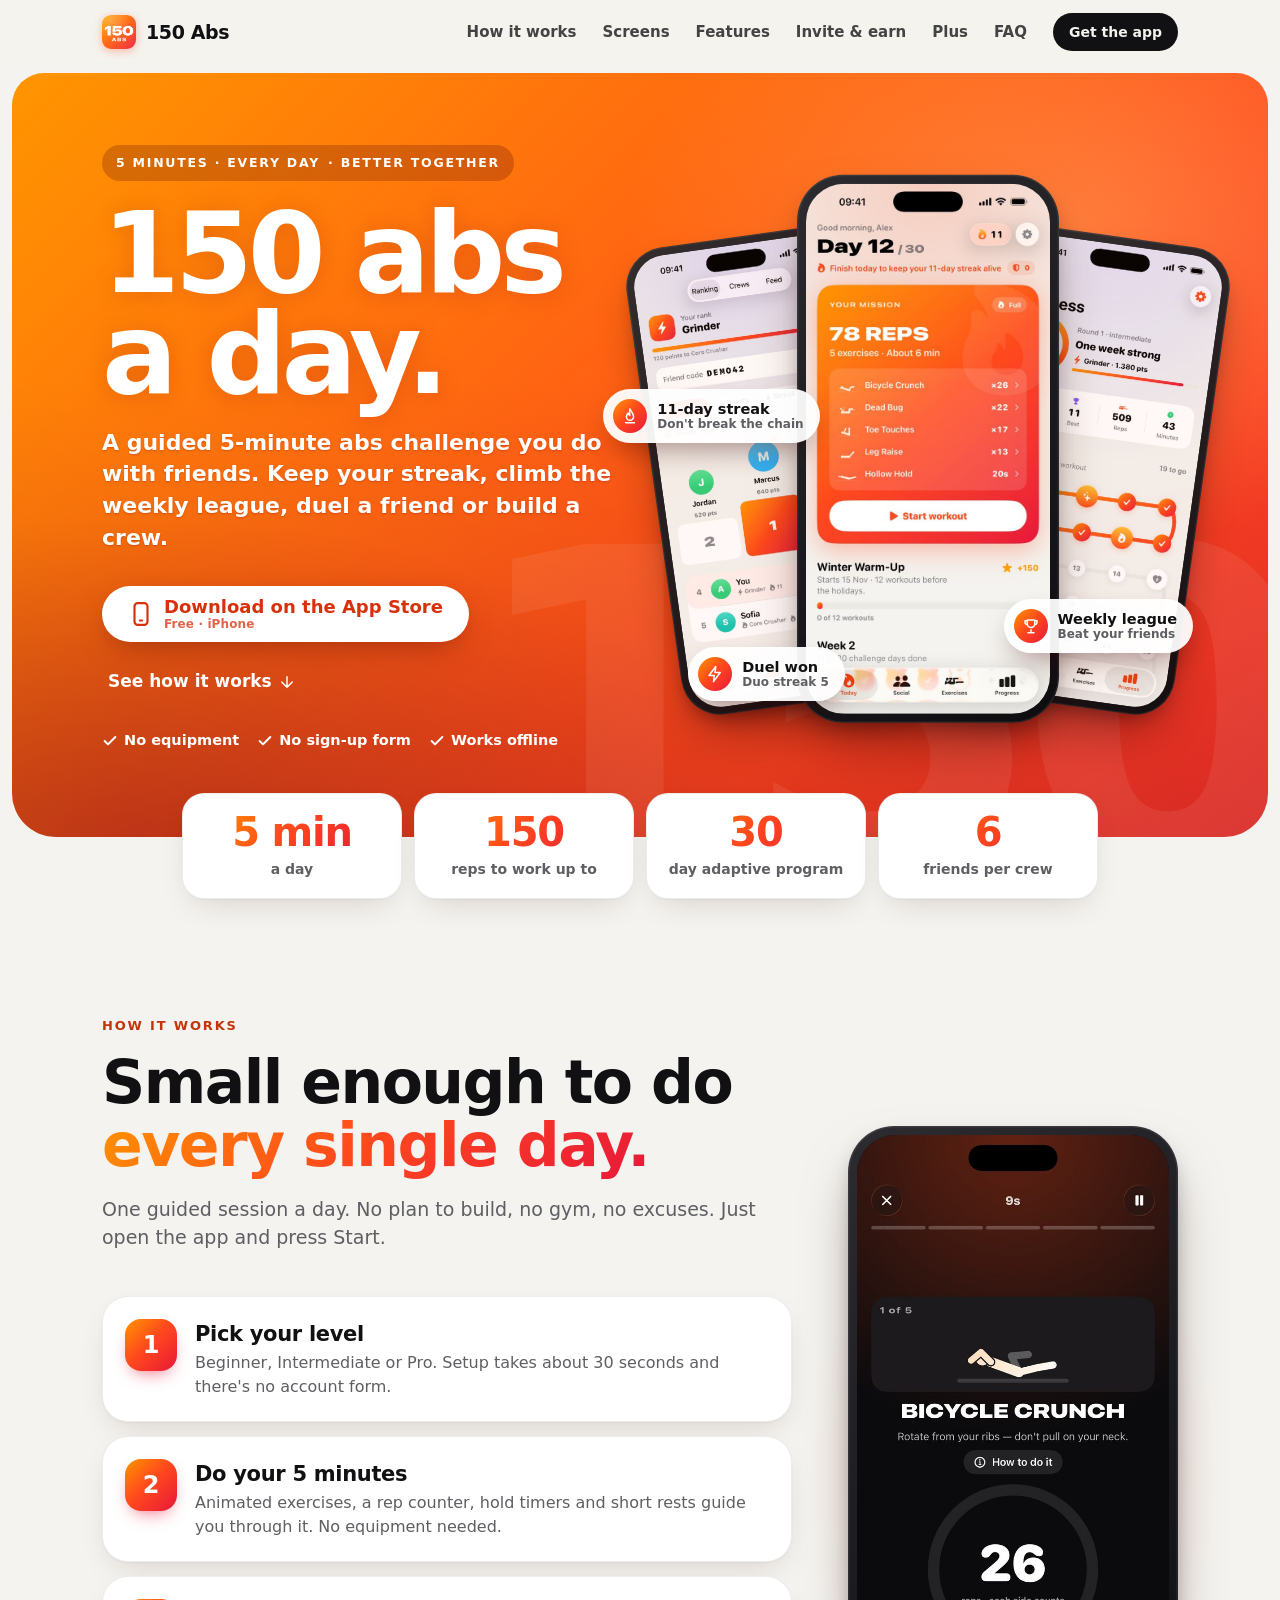
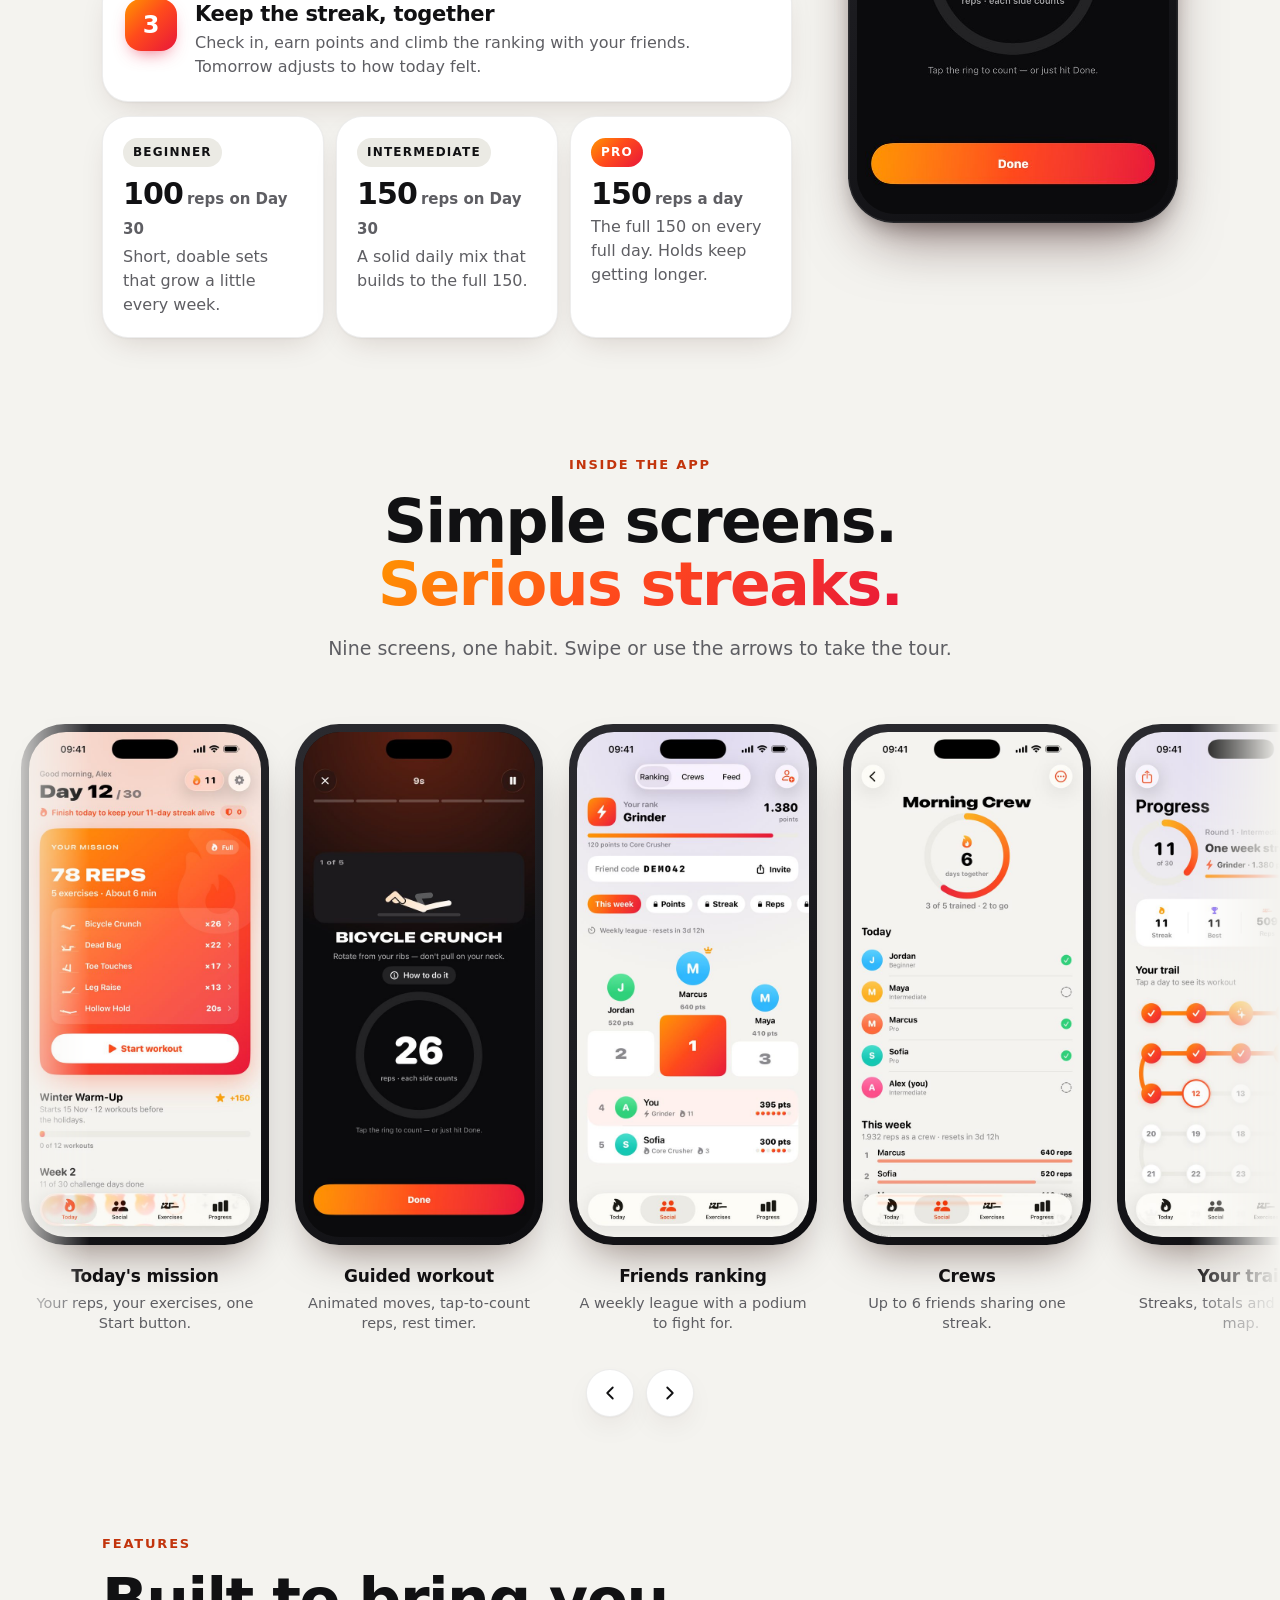
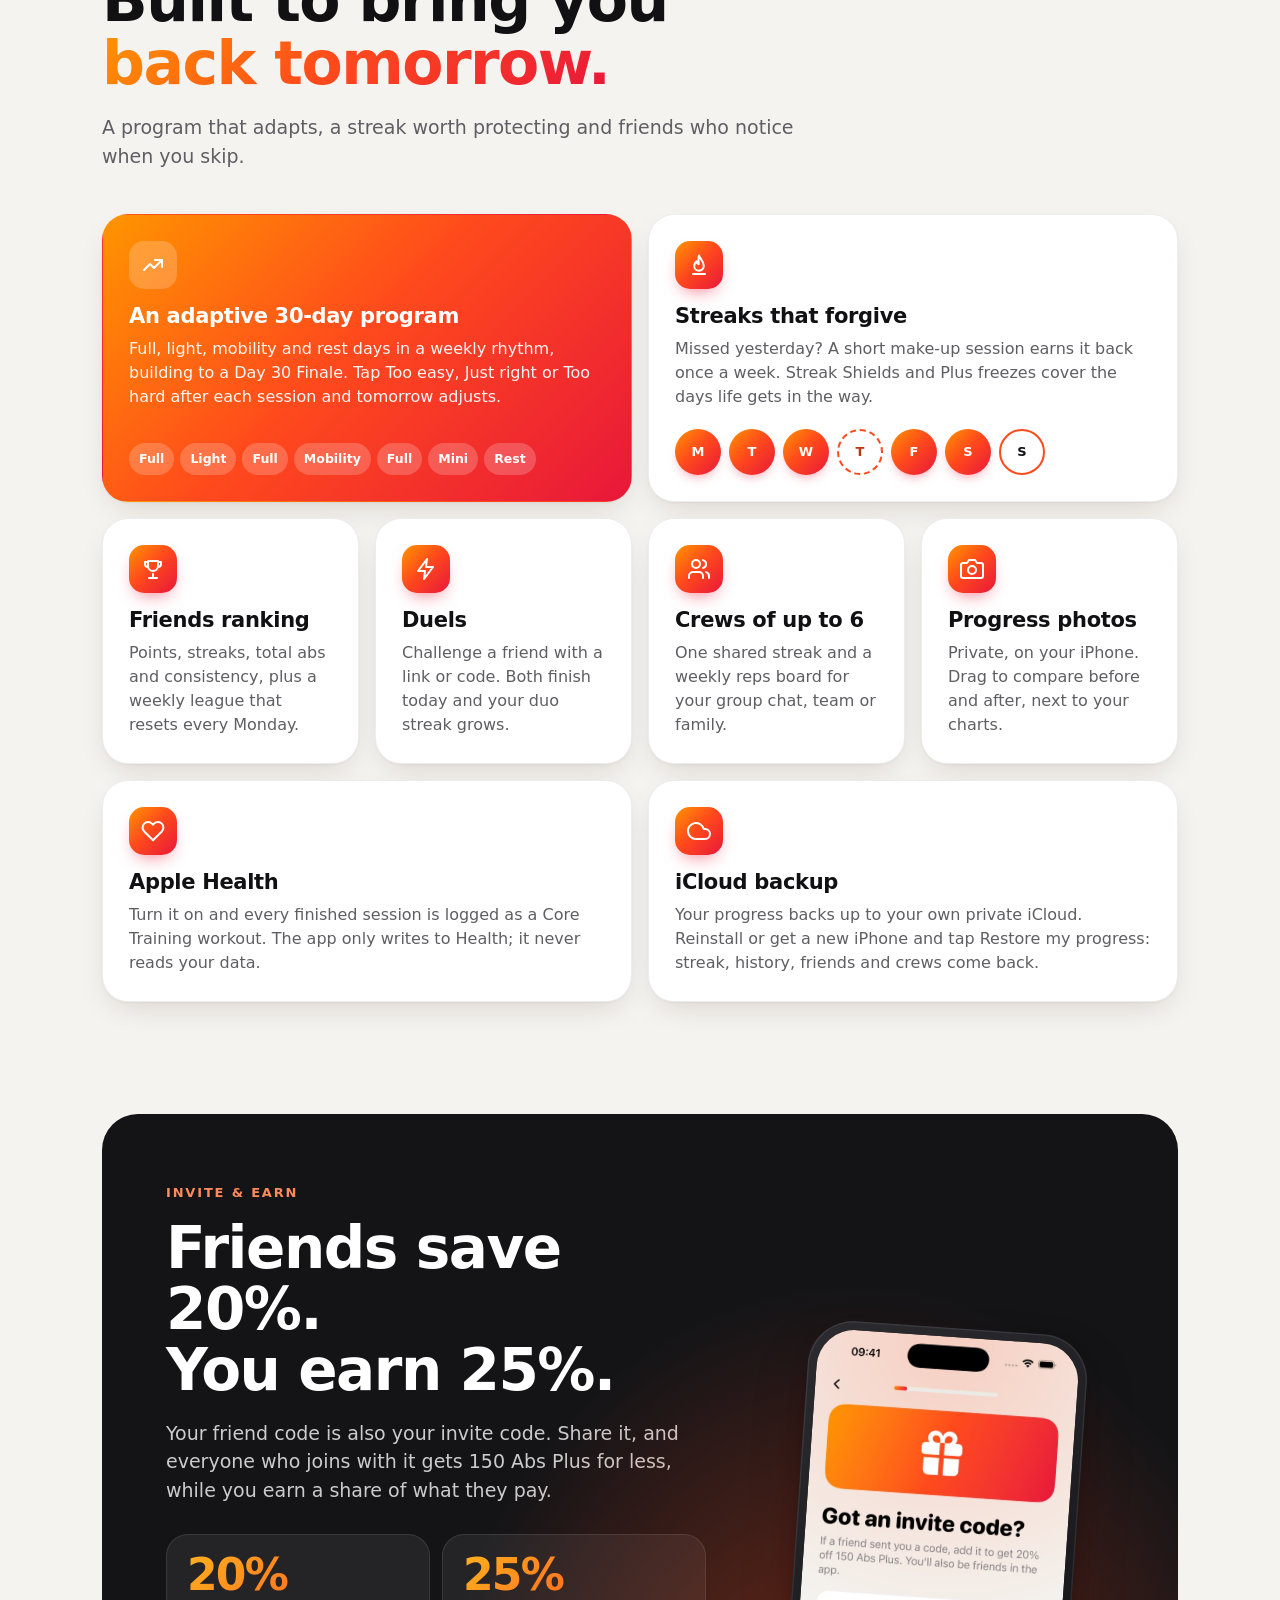
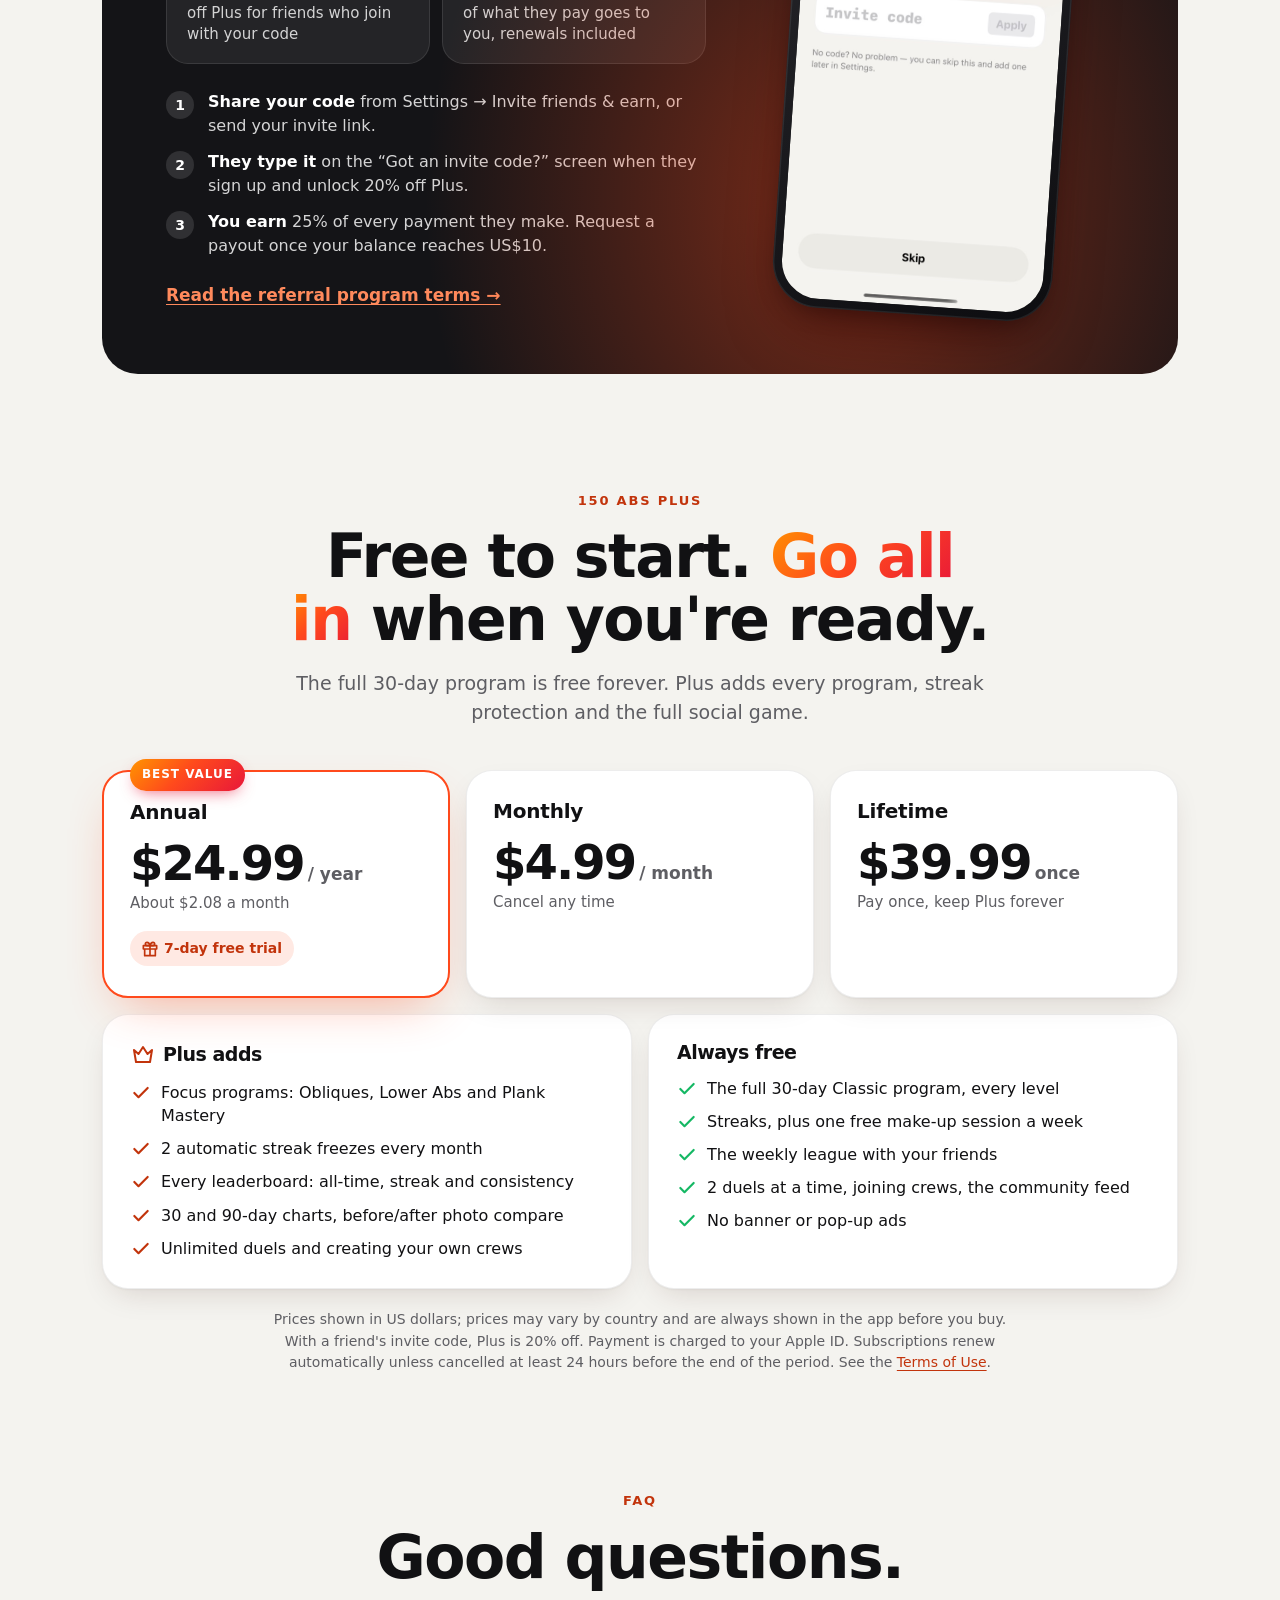
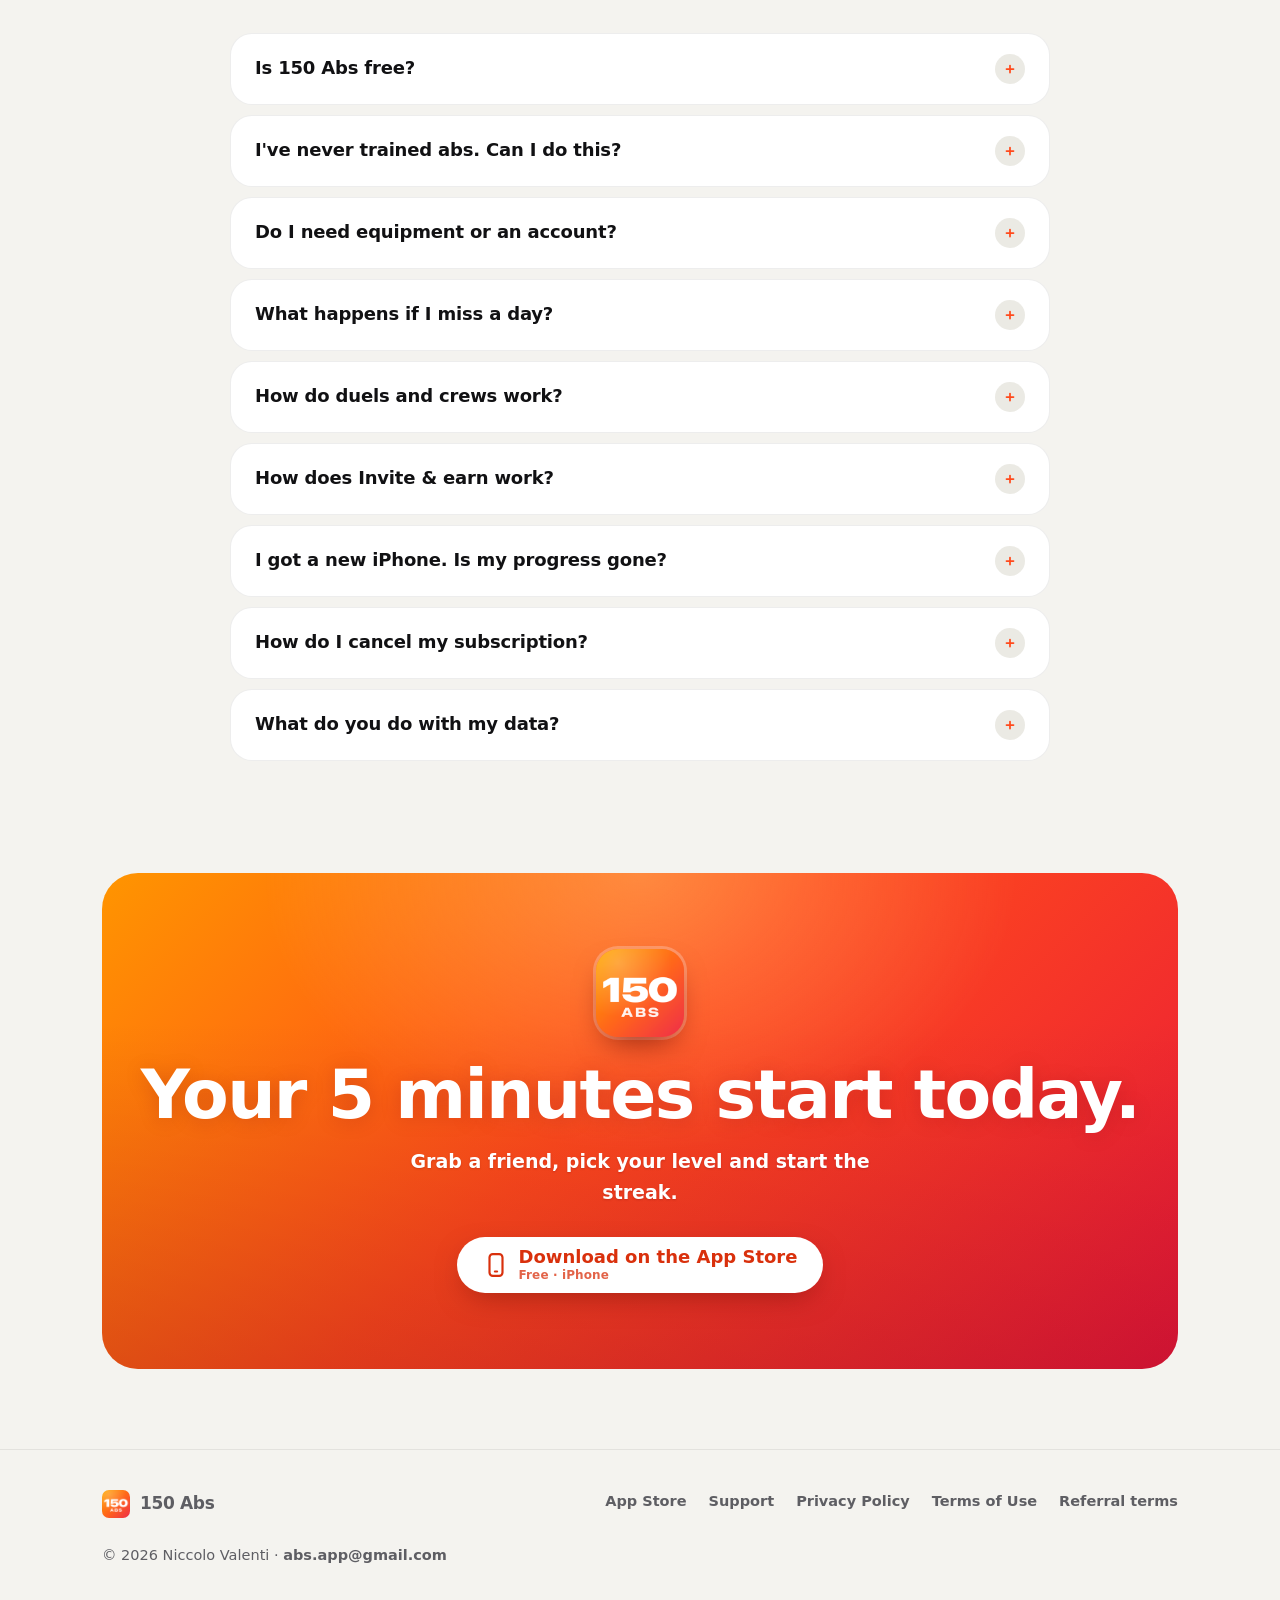
<file: index.html>
<!doctype html>
<html lang="en">
<head>
<meta charset="utf-8">
<meta name="viewport" content="width=device-width, initial-scale=1, viewport-fit=cover">
<title>150 Abs: 5-minute daily abs challenge with friends</title>
<meta name="description" content="150 abs a day in 5 minutes. A guided daily abs challenge for iPhone with streaks, a friends ranking, a weekly league, duels and crews of up to 6.">
<meta name="apple-itunes-app" content="app-id=6832132004">
<meta name="theme-color" content="#FF4A1C">
<meta name="color-scheme" content="light dark">
<link rel="canonical" href="./">
<meta property="og:type" content="website">
<meta property="og:site_name" content="150 Abs">
<meta property="og:title" content="150 Abs: 5 minutes a day, better together">
<meta property="og:description" content="A guided 5-minute abs challenge with streaks, a friends ranking, duels and crews. Free on iPhone.">
<meta property="og:image" content="https://crazypuzzle97.github.io/150abs/img/og.jpg">
<meta property="og:image:width" content="1200">
<meta property="og:image:height" content="630">
<meta property="og:image:alt" content="150 Abs: 150 abs a day, 5 minutes, with friends">
<meta name="twitter:card" content="summary_large_image">
<meta name="twitter:title" content="150 Abs: 5 minutes a day, better together">
<meta name="twitter:description" content="A guided 5-minute abs challenge with streaks, a friends ranking, duels and crews. Free on iPhone.">
<meta name="twitter:image" content="https://crazypuzzle97.github.io/150abs/img/og.jpg">
<link rel="icon" href="favicon.ico" sizes="any">
<link rel="icon" type="image/png" sizes="32x32" href="img/favicon-32.png">
<link rel="apple-touch-icon" href="img/apple-touch-icon.png">
<link rel="stylesheet" href="style.css">
<script>document.documentElement.classList.add('js')</script>
</head>
<body>
<a class="skip" href="#main">Skip to content</a>

<svg width="0" height="0" style="position:absolute" aria-hidden="true" focusable="false">
  <symbol id="i-flame" viewBox="0 0 24 24"><path d="M12 2.5c.6 3.2 4.8 5.4 4.8 10.4A4.8 4.8 0 0 1 12 17.7a4.8 4.8 0 0 1-4.8-4.8c0-2.2 1.2-3.7 2.3-4.7.2 1.6 1 2.6 2.2 3 .1-3.4-.8-5.9.3-8.7Z"/><path d="M6 21h12"/></symbol>
  <symbol id="i-trend" viewBox="0 0 24 24"><path d="m3 17 6-6 4 4 8-8"/><path d="M14 7h7v7"/></symbol>
  <symbol id="i-trophy" viewBox="0 0 24 24"><path d="M8 21h8M12 17v4M7 4h10v5a5 5 0 0 1-10 0V4Z"/><path d="M17 5h3v2a3 3 0 0 1-3 3M7 5H4v2a3 3 0 0 0 3 3"/></symbol>
  <symbol id="i-bolt" viewBox="0 0 24 24"><path d="M13 2 4 14h7l-1 8 9-12h-7l1-8Z"/></symbol>
  <symbol id="i-users" viewBox="0 0 24 24"><path d="M16 21v-2a4 4 0 0 0-4-4H6a4 4 0 0 0-4 4v2"/><circle cx="9" cy="7" r="4"/><path d="M22 21v-2a4 4 0 0 0-3-3.9M16 3.1a4 4 0 0 1 0 7.8"/></symbol>
  <symbol id="i-camera" viewBox="0 0 24 24"><path d="M23 19a2 2 0 0 1-2 2H3a2 2 0 0 1-2-2V8a2 2 0 0 1 2-2h4l2-3h6l2 3h4a2 2 0 0 1 2 2Z"/><circle cx="12" cy="13" r="4"/></symbol>
  <symbol id="i-heart" viewBox="0 0 24 24"><path d="M20.8 4.6a5.5 5.5 0 0 0-7.8 0L12 5.7l-1-1.1a5.5 5.5 0 0 0-7.8 7.8l1 1.1 7.8 7.7 7.8-7.7 1-1.1a5.5 5.5 0 0 0 0-7.8Z"/></symbol>
  <symbol id="i-cloud" viewBox="0 0 24 24"><path d="M18 10h-1.3A8 8 0 1 0 9 20h9a5 5 0 0 0 0-10Z"/></symbol>
  <symbol id="i-check" viewBox="0 0 24 24"><path d="M20 6 9 17l-5-5"/></symbol>
  <symbol id="i-gift" viewBox="0 0 24 24"><path d="M20 12v10H4V12M2 7h20v5H2zM12 22V7"/><path d="M12 7H7.5a2.5 2.5 0 0 1 0-5C11 2 12 7 12 7ZM12 7h4.5a2.5 2.5 0 0 0 0-5C13 2 12 7 12 7Z"/></symbol>
  <symbol id="i-crown" viewBox="0 0 24 24"><path d="m3 7 4.5 4L12 4l4.5 7L21 7l-2 12H5L3 7Z"/></symbol>
  <symbol id="i-chev" viewBox="0 0 24 24"><path d="m15 18-6-6 6-6"/></symbol>
  <symbol id="i-arrow" viewBox="0 0 24 24"><path d="M12 5v14M5 12l7 7 7-7"/></symbol>
  <symbol id="i-phone" viewBox="0 0 24 24"><rect x="6" y="2" width="12" height="20" rx="3"/><path d="M11 18h2"/></symbol>
</svg>

<header class="nav" id="top">
  <div class="wrap">
    <a class="brand" href="./" aria-label="150 Abs home"><img src="img/icon.png" alt="" width="34" height="34">150 Abs</a>
    <nav class="nav-links" aria-label="Main">
      <a class="hide-m" href="#how">How it works</a>
      <a class="hide-m" href="#screens">Screens</a>
      <a class="hide-m" href="#features">Features</a>
      <a class="hide-m" href="#invite">Invite &amp; earn</a>
      <a class="hide-m" href="#plus">Plus</a>
      <a class="hide-m" href="#faq">FAQ</a>
      <a class="btn-sm" href="https://apps.apple.com/app/id6832132004">Get the app</a>
      <details class="menu">
        <summary aria-label="Menu"><span></span><span></span><span></span></summary>
        <div class="menu-panel">
          <a href="#how">How it works</a>
          <a href="#screens">Screens</a>
          <a href="#features">Features</a>
          <a href="#invite">Invite &amp; earn</a>
          <a href="#plus">Plus</a>
          <a href="#faq">FAQ</a>
          <a href="support.html">Support</a>
        </div>
      </details>
    </nav>
  </div>
</header>

<main id="main">
  <section class="hero" aria-labelledby="hero-title">
    <div class="wrap">
      <div class="hero-copy">
        <span class="eyebrow">5 minutes · Every day<span class="hide-xs"> · Better together</span></span>
        <h1 id="hero-title">150 abs<br>a day.</h1>
        <p class="lead">A guided 5-minute abs challenge you do with friends. Keep your streak, climb the weekly league, duel a friend or build a crew.</p>
        <div class="ctas">
          <a class="btn btn-white" href="https://apps.apple.com/app/id6832132004">
            <svg class="ico" aria-hidden="true"><use href="#i-phone"/></svg>
            <span class="stack">Download on the App Store<span class="sub">Free · iPhone</span></span>
          </a>
          <a class="link-light" href="#how">See how it works <svg class="ico" style="width:18px;height:18px" aria-hidden="true"><use href="#i-arrow"/></svg></a>
        </div>
        <p class="fine">
          <span><svg class="ico" aria-hidden="true"><use href="#i-check"/></svg>No equipment</span>
          <span><svg class="ico" aria-hidden="true"><use href="#i-check"/></svg>No sign-up form</span>
          <span><svg class="ico" aria-hidden="true"><use href="#i-check"/></svg>Works offline</span>
        </p>
      </div>
      <div class="phones" role="img" aria-label="Three iPhone screens from 150 Abs: today's mission of 78 reps, the friends ranking, and the 30-day progress trail">
        <div class="phone p2"><img src="img/3_ranking.jpg" alt="" width="600" height="1304"></div>
        <div class="phone p3"><img src="img/6_progress.jpg" alt="" width="600" height="1304"></div>
        <div class="phone p1"><img src="img/1_today.jpg" alt="" width="600" height="1304" fetchpriority="high"></div>
        <div class="chip c1" aria-hidden="true"><span class="dot"><svg class="ico"><use href="#i-flame"/></svg></span><span><b>11-day streak</b><small>Don't break the chain</small></span></div>
        <div class="chip c2" aria-hidden="true"><span class="dot"><svg class="ico"><use href="#i-trophy"/></svg></span><span><b>Weekly league</b><small>Beat your friends</small></span></div>
        <div class="chip c3" aria-hidden="true"><span class="dot"><svg class="ico"><use href="#i-bolt"/></svg></span><span><b>Duel won</b><small>Duo streak 5</small></span></div>
      </div>
    </div>
  </section>

  <div class="stats" role="list" aria-label="150 Abs at a glance">
    <div class="stat" role="listitem"><b>5 min</b><span>a day</span></div>
    <div class="stat" role="listitem"><b>150</b><span>reps to work up to</span></div>
    <div class="stat" role="listitem"><b>30</b><span>day adaptive program</span></div>
    <div class="stat" role="listitem"><b>6</b><span>friends per crew</span></div>
  </div>

  <section id="how" aria-labelledby="how-title">
    <div class="wrap how">
      <div>
        <div class="section-head reveal">
          <span class="kicker">How it works</span>
          <h2 id="how-title">Small enough to do <span class="grad">every single day.</span></h2>
          <p>One guided session a day. No plan to build, no gym, no excuses. Just open the app and press Start.</p>
        </div>
        <ol class="steps">
          <li class="card reveal"><span class="num" aria-hidden="true">1</span><div><h3>Pick your level</h3><p>Beginner, Intermediate or Pro. Setup takes about 30 seconds and there's no account form.</p></div></li>
          <li class="card reveal"><span class="num" aria-hidden="true">2</span><div><h3>Do your 5 minutes</h3><p>Animated exercises, a rep counter, hold timers and short rests guide you through it. No equipment needed.</p></div></li>
          <li class="card reveal"><span class="num" aria-hidden="true">3</span><div><h3>Keep the streak, together</h3><p>Check in, earn points and climb the ranking with your friends. Tomorrow adjusts to how today felt.</p></div></li>
        </ol>
        <div class="levels" role="list" aria-label="Levels">
          <div class="level card reveal" role="listitem"><span class="tag">Beginner</span><b>100<small>reps on Day 30</small></b><p>Short, doable sets that grow a little every week.</p></div>
          <div class="level card reveal" role="listitem"><span class="tag">Intermediate</span><b>150<small>reps on Day 30</small></b><p>A solid daily mix that builds to the full 150.</p></div>
          <div class="level card pro reveal" role="listitem"><span class="tag">Pro</span><b>150<small>reps a day</small></b><p>The full 150 on every full day. Holds keep getting longer.</p></div>
        </div>
      </div>
      <div class="how-phone reveal">
        <div class="phone"><img src="img/2_workout.jpg" alt="Workout screen: Bicycle Crunch, exercise 1 of 5, with an animated figure and a ring counting 26 reps" width="600" height="1304" loading="lazy"></div>
      </div>
    </div>
  </section>

  <section id="screens" aria-labelledby="screens-title">
    <div class="wrap">
      <div class="section-head center reveal">
        <span class="kicker">Inside the app</span>
        <h2 id="screens-title">Simple screens. <span class="grad">Serious streaks.</span></h2>
        <p>Nine screens, one habit. Swipe or use the arrows to take the tour.</p>
      </div>
    </div>
    <div class="carousel" data-carousel>
      <div class="gallery" tabindex="0" role="region" aria-label="App screens. Scroll sideways or use the arrows.">
        <figure><div class="phone"><img src="img/1_today.jpg" alt="Today screen: Day 12 of 30, an 11-day streak and today's mission of 78 reps across 5 exercises, about 6 minutes" width="600" height="1304" loading="lazy"></div><figcaption><b>Today's mission</b><span>Your reps, your exercises, one Start button.</span></figcaption></figure>
        <figure><div class="phone"><img src="img/2_workout.jpg" alt="Guided workout: Bicycle Crunch with a 26-rep counter ring and a Done button" width="600" height="1304" loading="lazy"></div><figcaption><b>Guided workout</b><span>Animated moves, tap-to-count reps, rest timer.</span></figcaption></figure>
        <figure><div class="phone"><img src="img/3_ranking.jpg" alt="Ranking: a podium with Marcus first, Jordan second and Maya third, and your place in this week's league" width="600" height="1304" loading="lazy"></div><figcaption><b>Friends ranking</b><span>A weekly league with a podium to fight for.</span></figcaption></figure>
        <figure><div class="phone"><img src="img/4_crew.jpg" alt="Crew screen: Morning Crew with a 6-day shared streak and who trained today" width="600" height="1304" loading="lazy"></div><figcaption><b>Crews</b><span>Up to 6 friends sharing one streak.</span></figcaption></figure>
        <figure><div class="phone"><img src="img/6_progress.jpg" alt="Progress screen: day 11 of 30, streak 11, 509 reps and a winding 30-day trail" width="600" height="1304" loading="lazy"></div><figcaption><b>Your trail</b><span>Streaks, totals and a 30-day map.</span></figcaption></figure>
        <figure><div class="phone"><img src="img/8_programs.jpg" alt="Programs: Classic 150 plus Obliques, Lower Abs and Plank Mastery, at Beginner, Intermediate or Pro" width="600" height="1304" loading="lazy"></div><figcaption><b>Programs</b><span>Beginner to Pro, plus focus programs.</span></figcaption></figure>
        <figure><div class="phone"><img src="img/9_shields.jpg" alt="Streak Shields: protect your streak on a busy day" width="600" height="1304" loading="lazy"></div><figcaption><b>Streak Shields</b><span>A busy day doesn't break the streak.</span></figcaption></figure>
        <figure><div class="phone"><img src="img/5_invite.jpg" alt="Onboarding screen titled Got an invite code? that offers 20% off 150 Abs Plus with a friend's code" width="600" height="1304" loading="lazy"></div><figcaption><b>Invite a friend</b><span>Their code saves them 20% on Plus.</span></figcaption></figure>
        <figure><div class="phone"><img src="img/7_plus.jpg" alt="150 Abs Plus screen: Go all in, with every program, streak protection, the full ranking and a 7-day free trial" width="600" height="1304" loading="lazy"></div><figcaption><b>150 Abs Plus</b><span>Every program and the full social game.</span></figcaption></figure>
      </div>
      <div class="car-controls wrap">
        <button class="car-btn" type="button" data-dir="-1" aria-label="Previous screen"><svg class="ico" aria-hidden="true"><use href="#i-chev"/></svg></button>
        <button class="car-btn" type="button" data-dir="1" aria-label="Next screen"><svg class="ico flip" aria-hidden="true"><use href="#i-chev"/></svg></button>
      </div>
    </div>
  </section>

  <section id="features" aria-labelledby="features-title">
    <div class="wrap">
      <div class="section-head reveal">
        <span class="kicker">Features</span>
        <h2 id="features-title">Built to bring you <span class="grad">back tomorrow.</span></h2>
        <p>A program that adapts, a streak worth protecting and friends who notice when you skip.</p>
      </div>
      <div class="bento">
        <article class="feat card hl wide reveal">
          <span class="fi" aria-hidden="true"><svg class="ico"><use href="#i-trend"/></svg></span>
          <h3>An adaptive 30-day program</h3>
          <p>Full, light, mobility and rest days in a weekly rhythm, building to a Day 30 Finale. Tap Too easy, Just right or Too hard after each session and tomorrow adjusts.</p>
          <div class="rhythm" aria-label="Weekly rhythm"><span>Full</span><span>Light</span><span>Full</span><span>Mobility</span><span>Full</span><span>Mini</span><span>Rest</span></div>
        </article>
        <article class="feat card wide reveal">
          <span class="fi" aria-hidden="true"><svg class="ico"><use href="#i-flame"/></svg></span>
          <h3>Streaks that forgive</h3>
          <p>Missed yesterday? A short make-up session earns it back once a week. Streak Shields and Plus freezes cover the days life gets in the way.</p>
          <div class="week" role="img" aria-label="Example week: five days trained, Thursday earned back with a make-up session, Sunday still to do">
            <span class="d done">M</span><span class="d done">T</span><span class="d done">W</span><span class="d saved">T</span><span class="d done">F</span><span class="d done">S</span><span class="d today">S</span>
          </div>
        </article>
        <article class="feat card reveal">
          <span class="fi" aria-hidden="true"><svg class="ico"><use href="#i-trophy"/></svg></span>
          <h3>Friends ranking</h3>
          <p>Points, streaks, total abs and consistency, plus a weekly league that resets every Monday.</p>
        </article>
        <article class="feat card reveal">
          <span class="fi" aria-hidden="true"><svg class="ico"><use href="#i-bolt"/></svg></span>
          <h3>Duels</h3>
          <p>Challenge a friend with a link or code. Both finish today and your duo streak grows.</p>
        </article>
        <article class="feat card reveal">
          <span class="fi" aria-hidden="true"><svg class="ico"><use href="#i-users"/></svg></span>
          <h3>Crews of up to 6</h3>
          <p>One shared streak and a weekly reps board for your group chat, team or family.</p>
        </article>
        <article class="feat card reveal">
          <span class="fi" aria-hidden="true"><svg class="ico"><use href="#i-camera"/></svg></span>
          <h3>Progress photos</h3>
          <p>Private, on your iPhone. Drag to compare before and after, next to your charts.</p>
        </article>
        <article class="feat card wide reveal">
          <span class="fi" aria-hidden="true"><svg class="ico"><use href="#i-heart"/></svg></span>
          <h3>Apple Health</h3>
          <p>Turn it on and every finished session is logged as a Core Training workout. The app only writes to Health; it never reads your data.</p>
        </article>
        <article class="feat card wide reveal">
          <span class="fi" aria-hidden="true"><svg class="ico"><use href="#i-cloud"/></svg></span>
          <h3>iCloud backup</h3>
          <p>Your progress backs up to your own private iCloud. Reinstall or get a new iPhone and tap Restore my progress: streak, history, friends and crews come back.</p>
        </article>
      </div>
    </div>
  </section>

  <section id="invite" aria-labelledby="invite-title">
    <div class="wrap">
      <div class="earn reveal">
        <div>
          <span class="kicker">Invite &amp; earn</span>
          <h2 id="invite-title">Friends save 20%.<br>You earn 25%.</h2>
          <p class="lede">Your friend code is also your invite code. Share it, and everyone who joins with it gets 150 Abs Plus for less, while you earn a share of what they pay.</p>
          <div class="earn-cards">
            <div><b class="g">20%</b><span>off Plus for friends who join with your code</span></div>
            <div><b class="g">25%</b><span>of what they pay goes to you, renewals included</span></div>
          </div>
          <ol>
            <li><span><b>Share your code</b> from Settings → Invite friends &amp; earn, or send your invite link.</span></li>
            <li><span><b>They type it</b> on the “Got an invite code?” screen when they sign up and unlock 20% off Plus.</span></li>
            <li><span><b>You earn</b> 25% of every payment they make. Request a payout once your balance reaches US$10.</span></li>
          </ol>
          <a class="terms-link" href="terms.html#referral">Read the referral program terms →</a>
        </div>
        <div class="phone"><img src="img/5_invite.jpg" alt="The Got an invite code? screen where a friend enters your code for 20% off Plus" width="600" height="1304" loading="lazy"></div>
      </div>
    </div>
  </section>

  <section id="plus" aria-labelledby="plus-title">
    <div class="wrap">
      <div class="section-head center reveal">
        <span class="kicker">150 Abs Plus</span>
        <h2 id="plus-title">Free to start. <span class="grad">Go all in</span> when you're ready.</h2>
        <p>The full 30-day program is free forever. Plus adds every program, streak protection and the full social game.</p>
      </div>
      <div class="plans">
        <div class="plan card best reveal">
          <span class="badge">Best value</span>
          <h3>Annual</h3>
          <p class="price">$24.99<small>/ year</small></p>
          <p class="note">About $2.08 a month</p>
          <span class="trial"><svg class="ico" aria-hidden="true"><use href="#i-gift"/></svg>7-day free trial</span>
        </div>
        <div class="plan card reveal">
          <h3>Monthly</h3>
          <p class="price">$4.99<small>/ month</small></p>
          <p class="note">Cancel any time</p>
        </div>
        <div class="plan card reveal">
          <h3>Lifetime</h3>
          <p class="price">$39.99<small>once</small></p>
          <p class="note">Pay once, keep Plus forever</p>
        </div>
      </div>
      <div class="plus-wrap">
        <div class="plus-list card reveal">
          <h3><svg class="ico" style="color:var(--ember-text)" aria-hidden="true"><use href="#i-crown"/></svg>Plus adds</h3>
          <ul>
            <li><svg class="ico" aria-hidden="true"><use href="#i-check"/></svg>Focus programs: Obliques, Lower Abs and Plank Mastery</li>
            <li><svg class="ico" aria-hidden="true"><use href="#i-check"/></svg>2 automatic streak freezes every month</li>
            <li><svg class="ico" aria-hidden="true"><use href="#i-check"/></svg>Every leaderboard: all-time, streak and consistency</li>
            <li><svg class="ico" aria-hidden="true"><use href="#i-check"/></svg>30 and 90-day charts, before/after photo compare</li>
            <li><svg class="ico" aria-hidden="true"><use href="#i-check"/></svg>Unlimited duels and creating your own crews</li>
          </ul>
        </div>
        <div class="plus-list free card reveal">
          <h3>Always free</h3>
          <ul>
            <li><svg class="ico" aria-hidden="true"><use href="#i-check"/></svg>The full 30-day Classic program, every level</li>
            <li><svg class="ico" aria-hidden="true"><use href="#i-check"/></svg>Streaks, plus one free make-up session a week</li>
            <li><svg class="ico" aria-hidden="true"><use href="#i-check"/></svg>The weekly league with your friends</li>
            <li><svg class="ico" aria-hidden="true"><use href="#i-check"/></svg>2 duels at a time, joining crews, the community feed</li>
            <li><svg class="ico" aria-hidden="true"><use href="#i-check"/></svg>No banner or pop-up ads</li>
          </ul>
        </div>
      </div>
      <p class="fineprint">Prices shown in US dollars; prices may vary by country and are always shown in the app before you buy. With a friend's invite code, Plus is 20% off. Payment is charged to your Apple ID. Subscriptions renew automatically unless cancelled at least 24 hours before the end of the period. See the <a href="terms.html">Terms of Use</a>.</p>
    </div>
  </section>

  <section id="faq" aria-labelledby="faq-title">
    <div class="wrap">
      <div class="section-head center reveal">
        <span class="kicker">FAQ</span>
        <h2 id="faq-title">Good questions.</h2>
      </div>
      <div class="faq">
        <details><summary>Is 150 Abs free?</summary><p>Yes. The full 30-day program, streaks, the weekly league, duels, crews and the community feed are free. 150 Abs Plus is optional and adds focus programs, streak freezes, every leaderboard, longer charts, before/after compare, unlimited duels and creating crews.</p></details>
        <details><summary>I've never trained abs. Can I do this?</summary><p>Yes. Start at Beginner: sets are short and grow a little every week, and every exercise has a “How to” with an easier variation. If a day feels too hard, say so after the session and tomorrow gets lighter. 150 Abs is general fitness content, not medical advice, so check with a doctor first if you're pregnant, postpartum, injured or have a medical condition, and stop any exercise that hurts.</p></details>
        <details><summary>Do I need equipment or an account?</summary><p>No equipment, just a bit of floor. There's no email or password either: the app works offline, and friends, duels and crews use your iCloud account behind the scenes.</p></details>
        <details><summary>What happens if I miss a day?</summary><p>Missed just yesterday? A short make-up session today earns it back for free, once a week. A Streak Shield or a Plus freeze covers missed days automatically.</p></details>
        <details><summary>How do duels and crews work?</summary><p>A duel is you and one friend: each of you does your own level's workout, and when you both finish the same day, your duo streak grows. A crew is up to 6 people sharing one streak and a weekly reps board. Invite with a link or a 6-character code.</p></details>
        <details><summary>How does Invite &amp; earn work?</summary><p>Friends who join with your code get 20% off Plus. When they pay for a purchase in the app, you earn 25% of what they paid, renewals included. Payouts are made on request once your balance reaches US$10. The full rules are in the <a href="terms.html#referral">referral program terms</a>.</p></details>
        <details><summary>I got a new iPhone. Is my progress gone?</summary><p>No. Sign into the same iCloud account, install 150 Abs and tap <b>Restore my progress</b> on the welcome screen. Your streak, history, friends, crews and duels come back.</p></details>
        <details><summary>How do I cancel my subscription?</summary><p>In iPhone Settings → Apple ID → Subscriptions → 150 Abs Plus, or in the app under Settings → Manage subscription. Cancel at least 24 hours before renewal (or before your free trial ends) to avoid being charged.</p></details>
        <details><summary>What do you do with my data?</summary><p>As little as possible. The app shows no ads and never tracks you across other apps or websites, and this website has no analytics, trackers or cookies. Progress photos stay private, and Health data is never sent to us. You can delete everything from Settings → Delete all my data. Read the <a href="privacy.html">Privacy Policy</a>.</p></details>
      </div>
    </div>
  </section>

  <div class="wrap">
    <div class="final reveal">
      <img src="img/icon.png" alt="" width="88" height="88" loading="lazy">
      <h2>Your 5 minutes start today.</h2>
      <p>Grab a friend, pick your level and start the streak.</p>
      <a class="btn btn-white" href="https://apps.apple.com/app/id6832132004">
        <svg class="ico" aria-hidden="true"><use href="#i-phone"/></svg>
        <span class="stack">Download on the App Store<span class="sub">Free · iPhone</span></span>
      </a>
    </div>
  </div>
</main>

<footer class="footer">
  <div class="wrap">
    <a class="brand" href="./"><img src="img/icon.png" alt="" width="28" height="28" loading="lazy">150 Abs</a>
    <nav aria-label="Footer">
      <a href="https://apps.apple.com/app/id6832132004">App Store</a>
      <a href="support.html">Support</a>
      <a href="privacy.html">Privacy Policy</a>
      <a href="terms.html">Terms of Use</a>
      <a href="terms.html#referral">Referral terms</a>
    </nav>
    <p class="copy">© 2026 Niccolo Valenti · <a href="mailto:abs.app@gmail.com">abs.app@gmail.com</a></p>
  </div>
</footer>

<script src="site.js" defer></script>
</body>
</html>
</file>
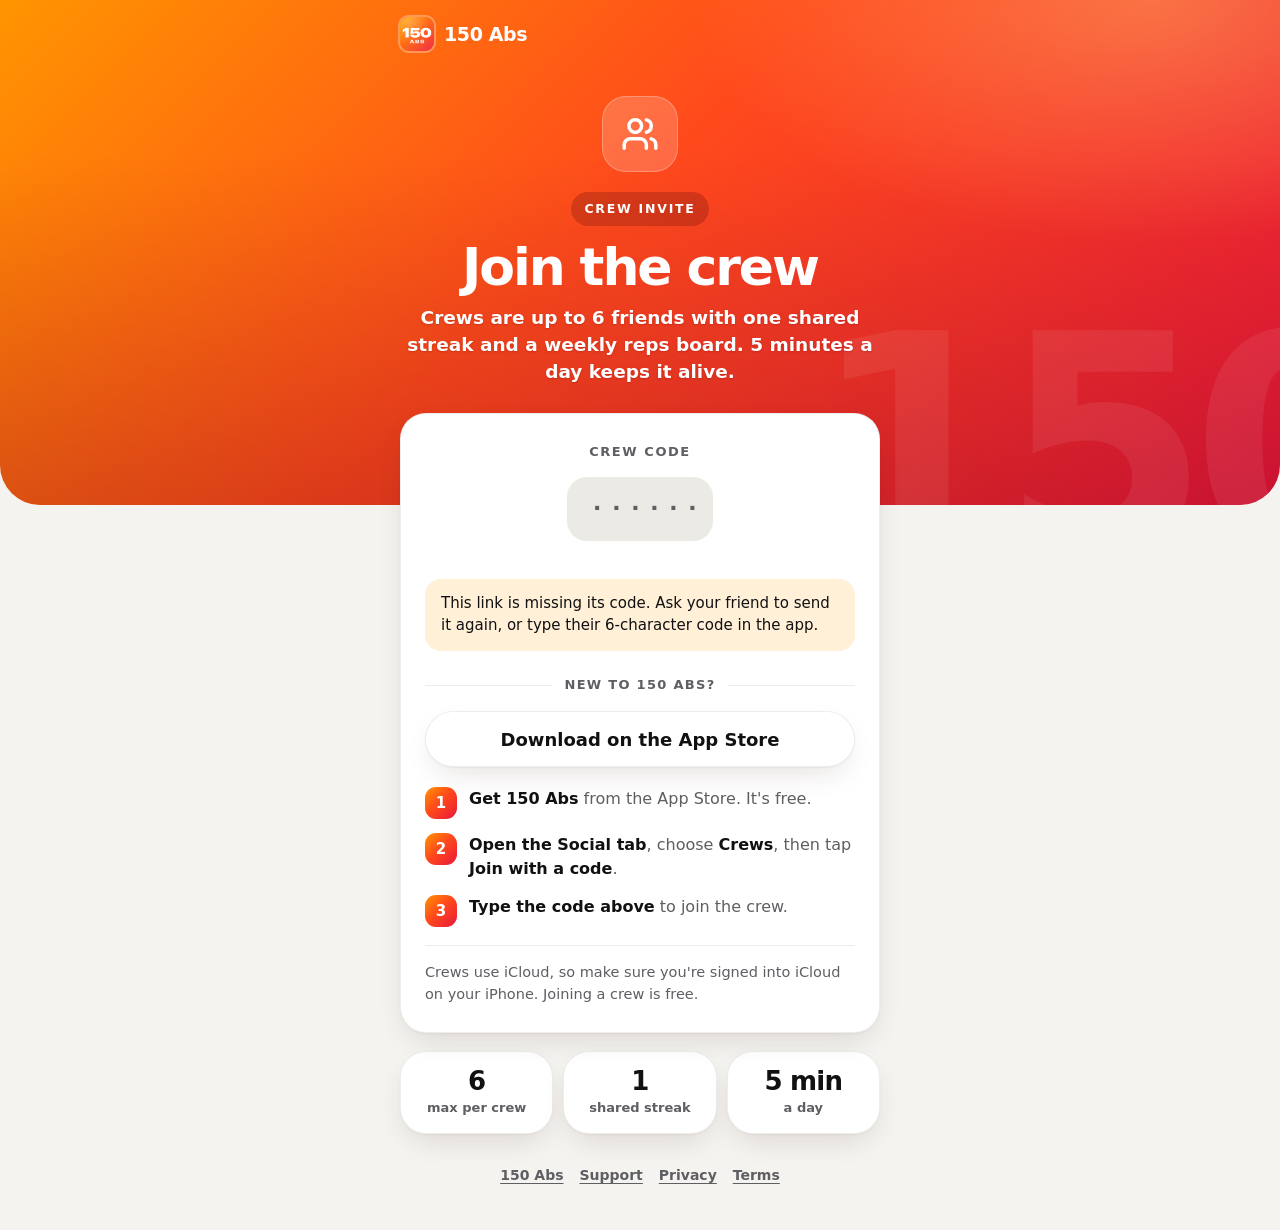
<file: crew/index.html>
<!doctype html>
<html lang="en">
<head>
<meta charset="utf-8">
<meta name="viewport" content="width=device-width, initial-scale=1, viewport-fit=cover">
<title>You're invited to a crew · 150 Abs</title>
<meta name="description" content="A friend invited you to their 150 Abs crew: up to 6 friends, one shared streak.">
<meta name="apple-itunes-app" content="app-id=6832132004">
<meta name="theme-color" content="#FF4A1C">
<meta name="color-scheme" content="light dark">
<meta name="robots" content="noindex">
<meta property="og:type" content="website">
<meta property="og:site_name" content="150 Abs">
<meta property="og:title" content="You're invited to a crew">
<meta property="og:description" content="A friend invited you to their 150 Abs crew: up to 6 friends, one shared streak.">
<meta property="og:image" content="https://crazypuzzle97.github.io/150abs/img/og.jpg">
<meta name="twitter:card" content="summary_large_image">
<script>
  // /friend/ABC234/ (trailing slash) would break the relative asset paths below; drop the slash.
  (function () { var m = location.pathname.match(/^(.*\/(?:friend|duel|crew)\/[^\/]+)\/$/i); if (m) location.replace(m[1] + location.search); })();
</script>
<link rel="icon" type="image/png" sizes="32x32" href="../img/favicon-32.png">
<link rel="apple-touch-icon" href="../img/apple-touch-icon.png">
<link rel="stylesheet" href="../style.css">
</head>
<body class="invite-body" data-kind="crew">
<main>
  <div class="invite-top">
    <div class="invite-wrap">
      <div class="bar"><a class="brand" href="../" aria-label="150 Abs home"><img src="../img/icon.png" alt="" width="34" height="34">150 Abs</a></div>
      <div class="invite-head">
        <div class="badge-ico" aria-hidden="true"><svg class="ico" viewBox="0 0 24 24"><path d="M16 21v-2a4 4 0 0 0-4-4H6a4 4 0 0 0-4 4v2"/><circle cx="9" cy="7" r="4"/><path d="M22 21v-2a4 4 0 0 0-3-3.9M16 3.1a4 4 0 0 1 0 7.8"/></svg></div>
        <span class="eyebrow">Crew invite</span>
        <h1>Join the&nbsp;crew</h1>
        <p>Crews are up to 6 friends with one shared streak and a weekly reps board. 5 minutes a day keeps it alive.</p>
      </div>
    </div>
  </div>
  <div class="invite-wrap">
    <div class="invite-card card">
      <p class="label" id="code-label">Crew code</p>
      <div class="code-row">
        <output class="code missing" id="code" aria-labelledby="code-label">······</output>
        <button class="copy-btn" id="copy" type="button" aria-label="Copy code"><svg class="ico" viewBox="0 0 24 24" aria-hidden="true"><rect x="9" y="9" width="13" height="13" rx="2"/><path d="M5 15H4a2 2 0 0 1-2-2V4a2 2 0 0 1 2-2h9a2 2 0 0 1 2 2v1"/></svg></button>
      </div>
      <p class="copy-status" id="copy-status" role="status" aria-live="polite"></p>
      <p class="warn" id="warn" hidden>This link is missing its code. Ask your friend to send it again, or type their 6-character code in the app.</p>
      <a class="btn btn-hero" id="open" href="abs150://crew">Open in 150 Abs</a>
      <div class="or">New to 150 Abs?</div>
      <a class="btn btn-ghost" href="https://apps.apple.com/app/id6832132004">Download on the App Store</a>
      <ol class="howto"><li><span class="n" aria-hidden="true">1</span><span><b>Get 150 Abs</b> from the App Store. It's free.</span></li><li><span class="n" aria-hidden="true">2</span><span><b>Open the Social tab</b>, choose <b>Crews</b>, then tap <b>Join with a code</b>.</span></li><li><span class="n" aria-hidden="true">3</span><span><b>Type the code above</b> to join the crew.</span></li></ol>
      <p class="invite-note">Crews use iCloud, so make sure you're signed into iCloud on your iPhone. Joining a crew is free.</p>
    </div>
    <div class="invite-why"><div class="card"><b>6</b><span>max per crew</span></div><div class="card"><b>1</b><span>shared streak</span></div><div class="card"><b>5 min</b><span>a day</span></div></div>
  </div>
</main>
<footer class="invite-foot">
  <a href="../">150 Abs</a><a href="../support.html">Support</a><a href="../privacy.html">Privacy</a><a href="../terms.html">Terms</a>
</footer>
<script src="../invite.js"></script>
</body>
</html>
</file>
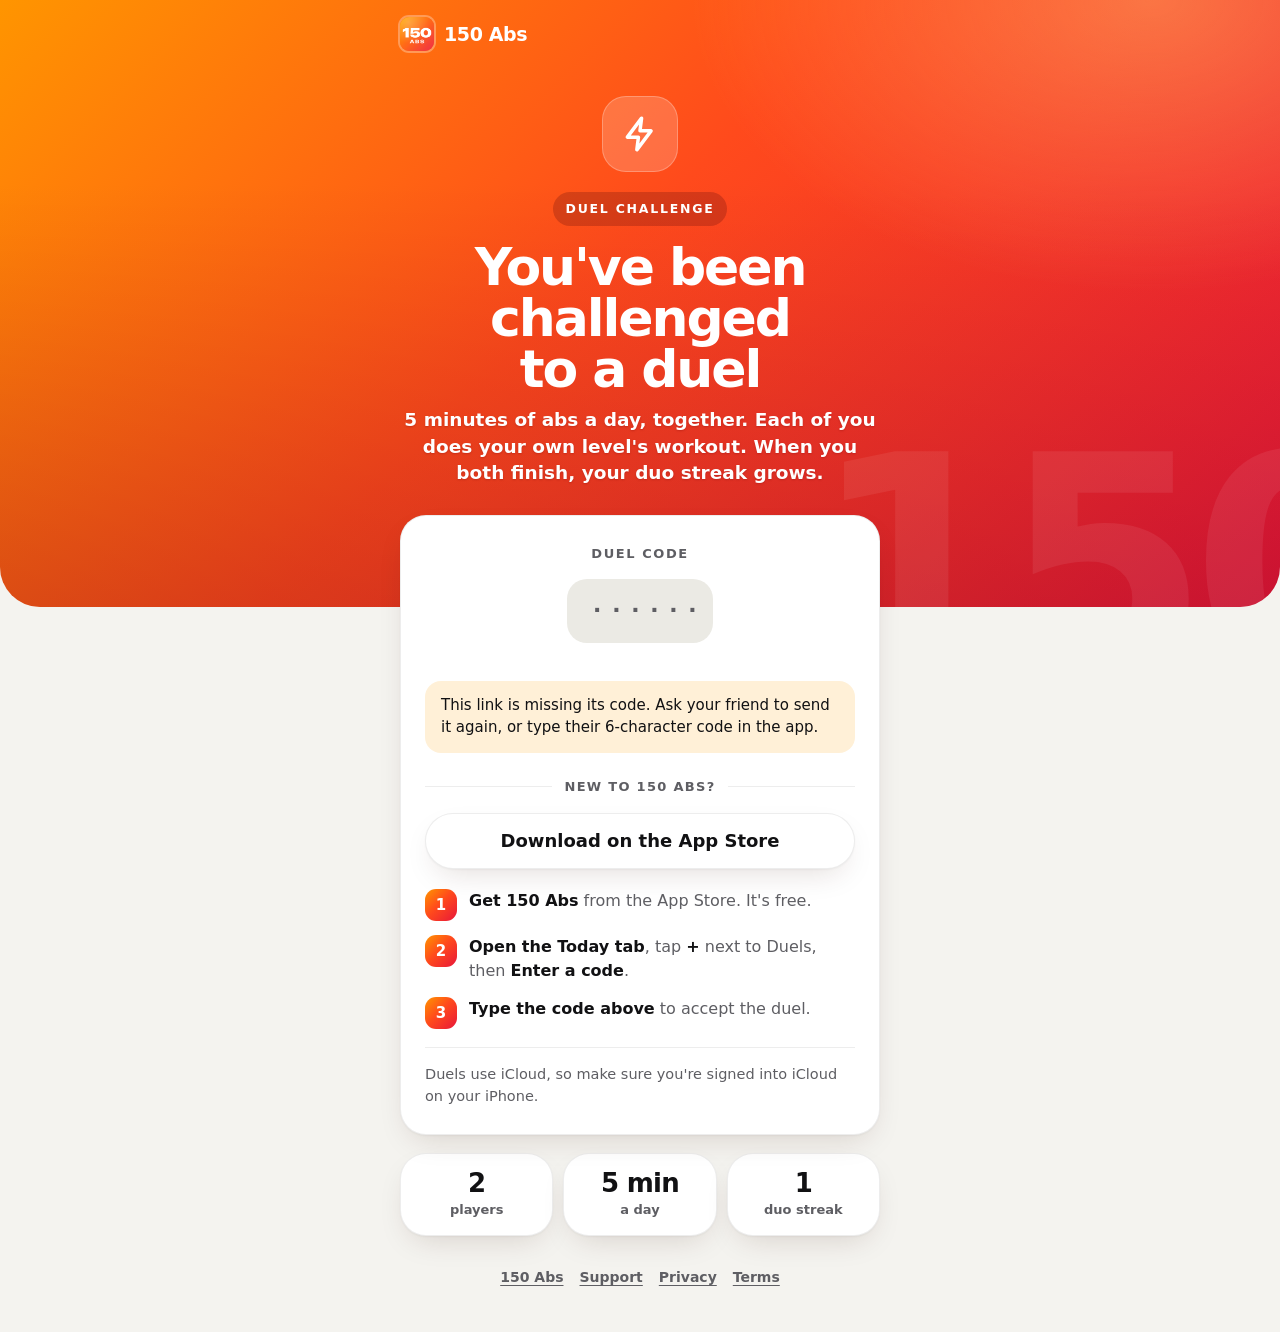
<file: duel/index.html>
<!doctype html>
<html lang="en">
<head>
<meta charset="utf-8">
<meta name="viewport" content="width=device-width, initial-scale=1, viewport-fit=cover">
<title>You've been challenged to a duel · 150 Abs</title>
<meta name="description" content="A friend challenged you to a 150 Abs duel: 5 minutes of abs a day, together.">
<meta name="apple-itunes-app" content="app-id=6832132004">
<meta name="theme-color" content="#FF4A1C">
<meta name="color-scheme" content="light dark">
<meta name="robots" content="noindex">
<meta property="og:type" content="website">
<meta property="og:site_name" content="150 Abs">
<meta property="og:title" content="You've been challenged to a duel">
<meta property="og:description" content="A friend challenged you to a 150 Abs duel: 5 minutes of abs a day, together.">
<meta property="og:image" content="https://crazypuzzle97.github.io/150abs/img/og.jpg">
<meta name="twitter:card" content="summary_large_image">
<script>
  // /friend/ABC234/ (trailing slash) would break the relative asset paths below; drop the slash.
  (function () { var m = location.pathname.match(/^(.*\/(?:friend|duel|crew)\/[^\/]+)\/$/i); if (m) location.replace(m[1] + location.search); })();
</script>
<link rel="icon" type="image/png" sizes="32x32" href="../img/favicon-32.png">
<link rel="apple-touch-icon" href="../img/apple-touch-icon.png">
<link rel="stylesheet" href="../style.css">
</head>
<body class="invite-body" data-kind="duel">
<main>
  <div class="invite-top">
    <div class="invite-wrap">
      <div class="bar"><a class="brand" href="../" aria-label="150 Abs home"><img src="../img/icon.png" alt="" width="34" height="34">150 Abs</a></div>
      <div class="invite-head">
        <div class="badge-ico" aria-hidden="true"><svg class="ico" viewBox="0 0 24 24"><path d="M13 2 4 14h7l-1 8 9-12h-7l1-8Z"/></svg></div>
        <span class="eyebrow">Duel challenge</span>
        <h1>You've been challenged to a&nbsp;duel</h1>
        <p>5 minutes of abs a day, together. Each of you does your own level's workout. When you both finish, your duo streak grows.</p>
      </div>
    </div>
  </div>
  <div class="invite-wrap">
    <div class="invite-card card">
      <p class="label" id="code-label">Duel code</p>
      <div class="code-row">
        <output class="code missing" id="code" aria-labelledby="code-label">······</output>
        <button class="copy-btn" id="copy" type="button" aria-label="Copy code"><svg class="ico" viewBox="0 0 24 24" aria-hidden="true"><rect x="9" y="9" width="13" height="13" rx="2"/><path d="M5 15H4a2 2 0 0 1-2-2V4a2 2 0 0 1 2-2h9a2 2 0 0 1 2 2v1"/></svg></button>
      </div>
      <p class="copy-status" id="copy-status" role="status" aria-live="polite"></p>
      <p class="warn" id="warn" hidden>This link is missing its code. Ask your friend to send it again, or type their 6-character code in the app.</p>
      <a class="btn btn-hero" id="open" href="abs150://duel">Open in 150 Abs</a>
      <div class="or">New to 150 Abs?</div>
      <a class="btn btn-ghost" href="https://apps.apple.com/app/id6832132004">Download on the App Store</a>
      <ol class="howto"><li><span class="n" aria-hidden="true">1</span><span><b>Get 150 Abs</b> from the App Store. It's free.</span></li><li><span class="n" aria-hidden="true">2</span><span><b>Open the Today tab</b>, tap <b>+</b> next to Duels, then <b>Enter a code</b>.</span></li><li><span class="n" aria-hidden="true">3</span><span><b>Type the code above</b> to accept the duel.</span></li></ol>
      <p class="invite-note">Duels use iCloud, so make sure you're signed into iCloud on your iPhone.</p>
    </div>
    <div class="invite-why"><div class="card"><b>2</b><span>players</span></div><div class="card"><b>5 min</b><span>a day</span></div><div class="card"><b>1</b><span>duo streak</span></div></div>
  </div>
</main>
<footer class="invite-foot">
  <a href="../">150 Abs</a><a href="../support.html">Support</a><a href="../privacy.html">Privacy</a><a href="../terms.html">Terms</a>
</footer>
<script src="../invite.js"></script>
</body>
</html>
</file>
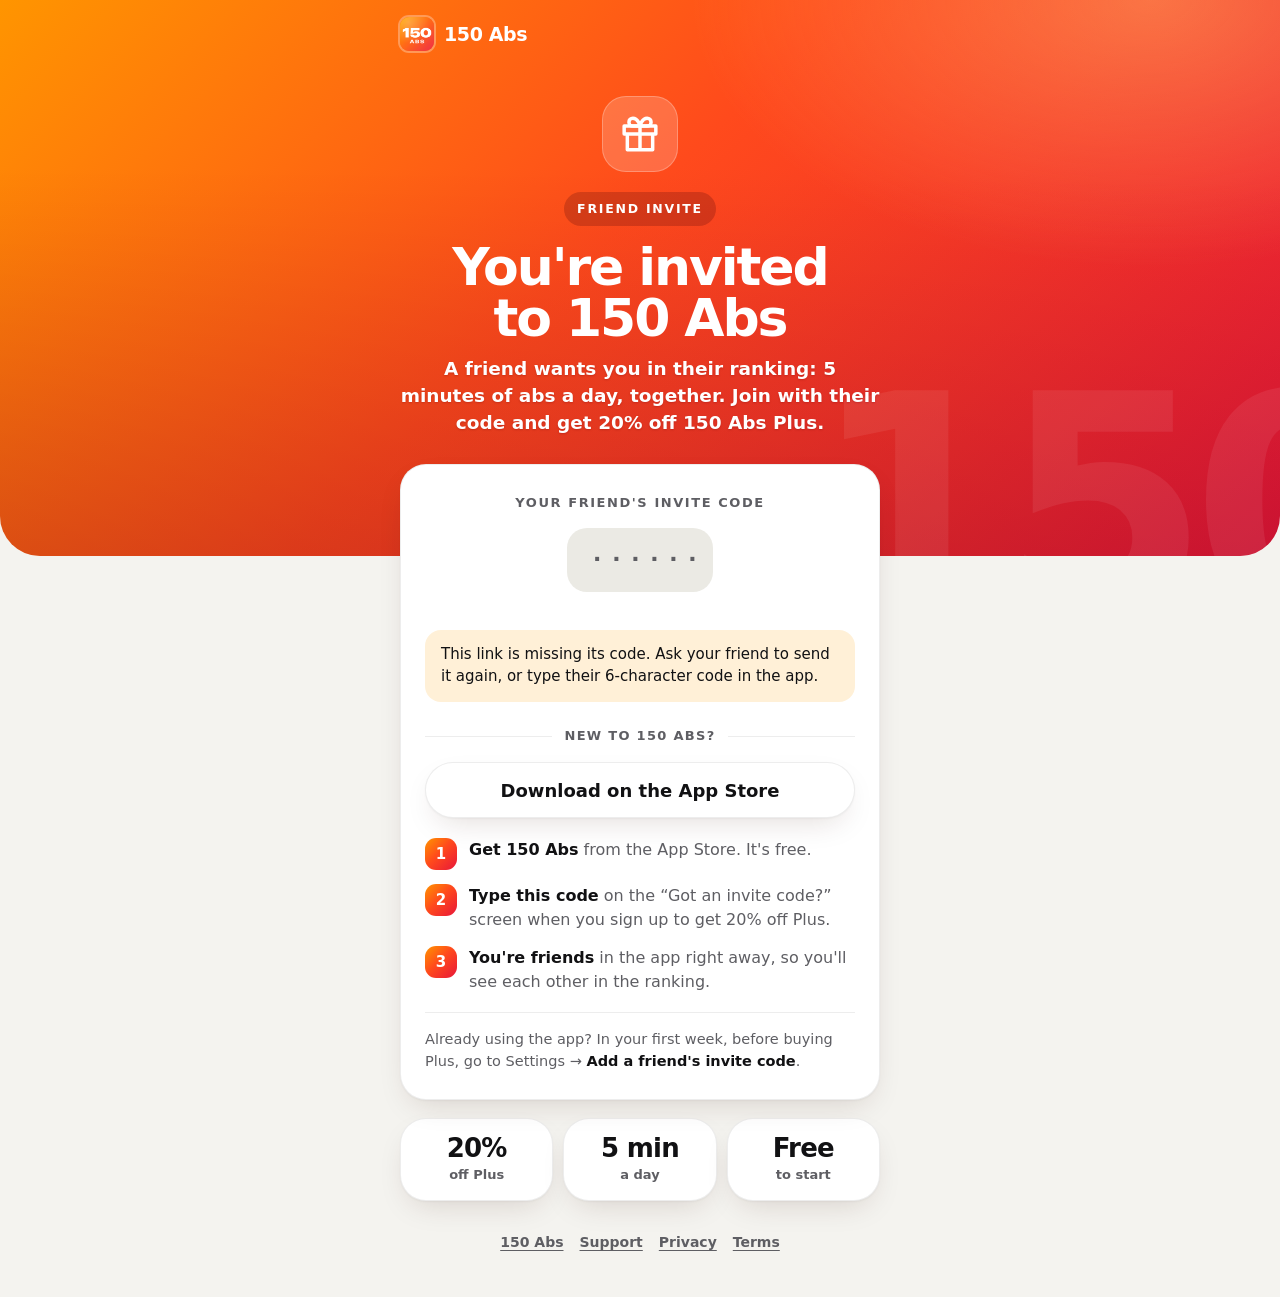
<file: friend/index.html>
<!doctype html>
<html lang="en">
<head>
<meta charset="utf-8">
<meta name="viewport" content="width=device-width, initial-scale=1, viewport-fit=cover">
<title>You're invited to 150 Abs</title>
<meta name="description" content="A friend invited you to 150 Abs: 5 minutes of abs a day, together. Join with their code for 20% off Plus.">
<meta name="apple-itunes-app" content="app-id=6832132004">
<meta name="theme-color" content="#FF4A1C">
<meta name="color-scheme" content="light dark">
<meta name="robots" content="noindex">
<meta property="og:type" content="website">
<meta property="og:site_name" content="150 Abs">
<meta property="og:title" content="You're invited to 150 Abs">
<meta property="og:description" content="A friend invited you to 150 Abs: 5 minutes of abs a day, together. Join with their code for 20% off Plus.">
<meta property="og:image" content="https://crazypuzzle97.github.io/150abs/img/og.jpg">
<meta name="twitter:card" content="summary_large_image">
<script>
  // /friend/ABC234/ (trailing slash) would break the relative asset paths below; drop the slash.
  (function () { var m = location.pathname.match(/^(.*\/(?:friend|duel|crew)\/[^\/]+)\/$/i); if (m) location.replace(m[1] + location.search); })();
</script>
<link rel="icon" type="image/png" sizes="32x32" href="../img/favicon-32.png">
<link rel="apple-touch-icon" href="../img/apple-touch-icon.png">
<link rel="stylesheet" href="../style.css">
</head>
<body class="invite-body" data-kind="friend">
<main>
  <div class="invite-top">
    <div class="invite-wrap">
      <div class="bar"><a class="brand" href="../" aria-label="150 Abs home"><img src="../img/icon.png" alt="" width="34" height="34">150 Abs</a></div>
      <div class="invite-head">
        <div class="badge-ico" aria-hidden="true"><svg class="ico" viewBox="0 0 24 24"><path d="M20 12v10H4V12M2 7h20v5H2zM12 22V7"/><path d="M12 7H7.5a2.5 2.5 0 0 1 0-5C11 2 12 7 12 7ZM12 7h4.5a2.5 2.5 0 0 0 0-5C13 2 12 7 12 7Z"/></svg></div>
        <span class="eyebrow">Friend invite</span>
        <h1>You're invited to 150&nbsp;Abs</h1>
        <p>A friend wants you in their ranking: 5 minutes of abs a day, together. Join with their code and get 20% off 150 Abs Plus.</p>
      </div>
    </div>
  </div>
  <div class="invite-wrap">
    <div class="invite-card card">
      <p class="label" id="code-label">Your friend's invite code</p>
      <div class="code-row">
        <output class="code missing" id="code" aria-labelledby="code-label">······</output>
        <button class="copy-btn" id="copy" type="button" aria-label="Copy code"><svg class="ico" viewBox="0 0 24 24" aria-hidden="true"><rect x="9" y="9" width="13" height="13" rx="2"/><path d="M5 15H4a2 2 0 0 1-2-2V4a2 2 0 0 1 2-2h9a2 2 0 0 1 2 2v1"/></svg></button>
      </div>
      <p class="copy-status" id="copy-status" role="status" aria-live="polite"></p>
      <p class="warn" id="warn" hidden>This link is missing its code. Ask your friend to send it again, or type their 6-character code in the app.</p>
      <a class="btn btn-hero" id="open" href="abs150://friend">Open in 150 Abs</a>
      <div class="or">New to 150 Abs?</div>
      <a class="btn btn-ghost" href="https://apps.apple.com/app/id6832132004">Download on the App Store</a>
      <ol class="howto"><li><span class="n" aria-hidden="true">1</span><span><b>Get 150 Abs</b> from the App Store. It's free.</span></li><li><span class="n" aria-hidden="true">2</span><span><b>Type this code</b> on the “Got an invite code?” screen when you sign up to get 20% off Plus.</span></li><li><span class="n" aria-hidden="true">3</span><span><b>You're friends</b> in the app right away, so you'll see each other in the ranking.</span></li></ol>
      <p class="invite-note">Already using the app? In your first week, before buying Plus, go to Settings → <b>Add a friend's invite code</b>.</p>
    </div>
    <div class="invite-why"><div class="card"><b>20%</b><span>off Plus</span></div><div class="card"><b>5 min</b><span>a day</span></div><div class="card"><b>Free</b><span>to start</span></div></div>
  </div>
</main>
<footer class="invite-foot">
  <a href="../">150 Abs</a><a href="../support.html">Support</a><a href="../privacy.html">Privacy</a><a href="../terms.html">Terms</a>
</footer>
<script src="../invite.js"></script>
</body>
</html>
</file>
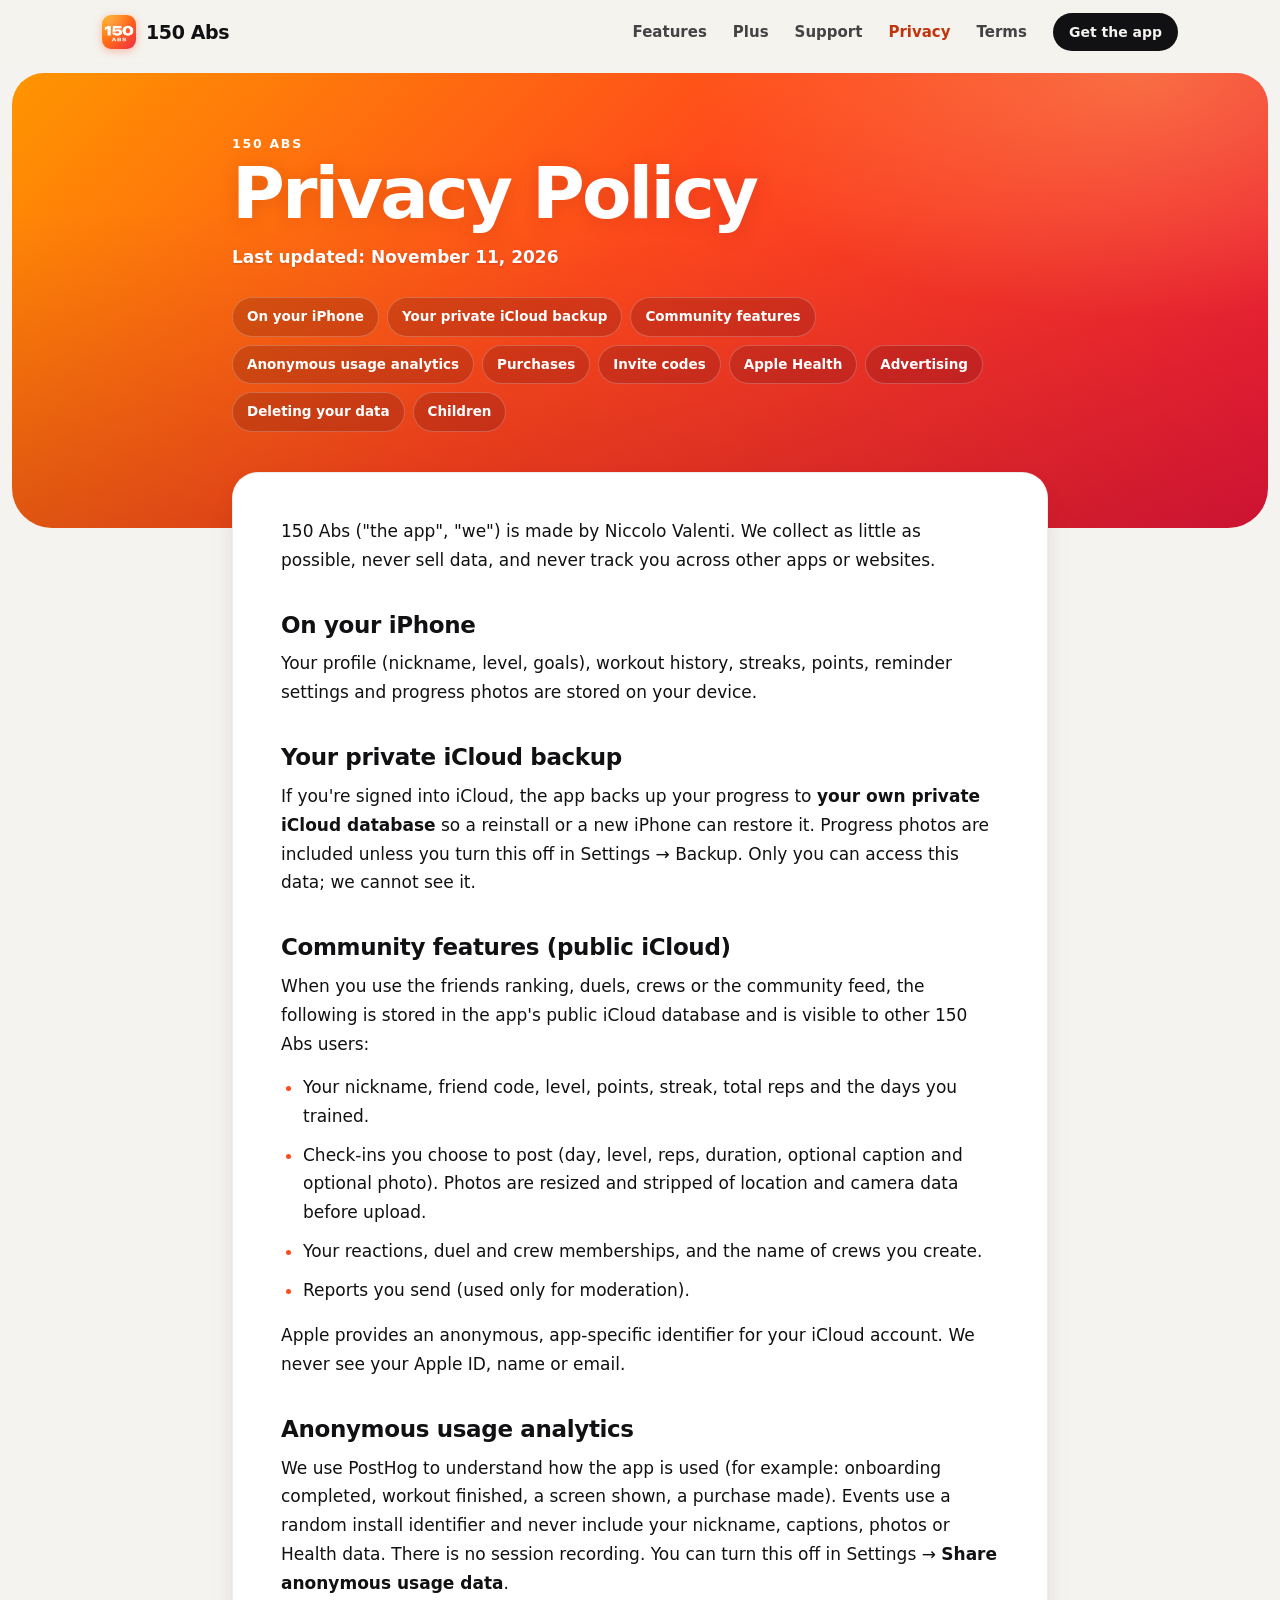
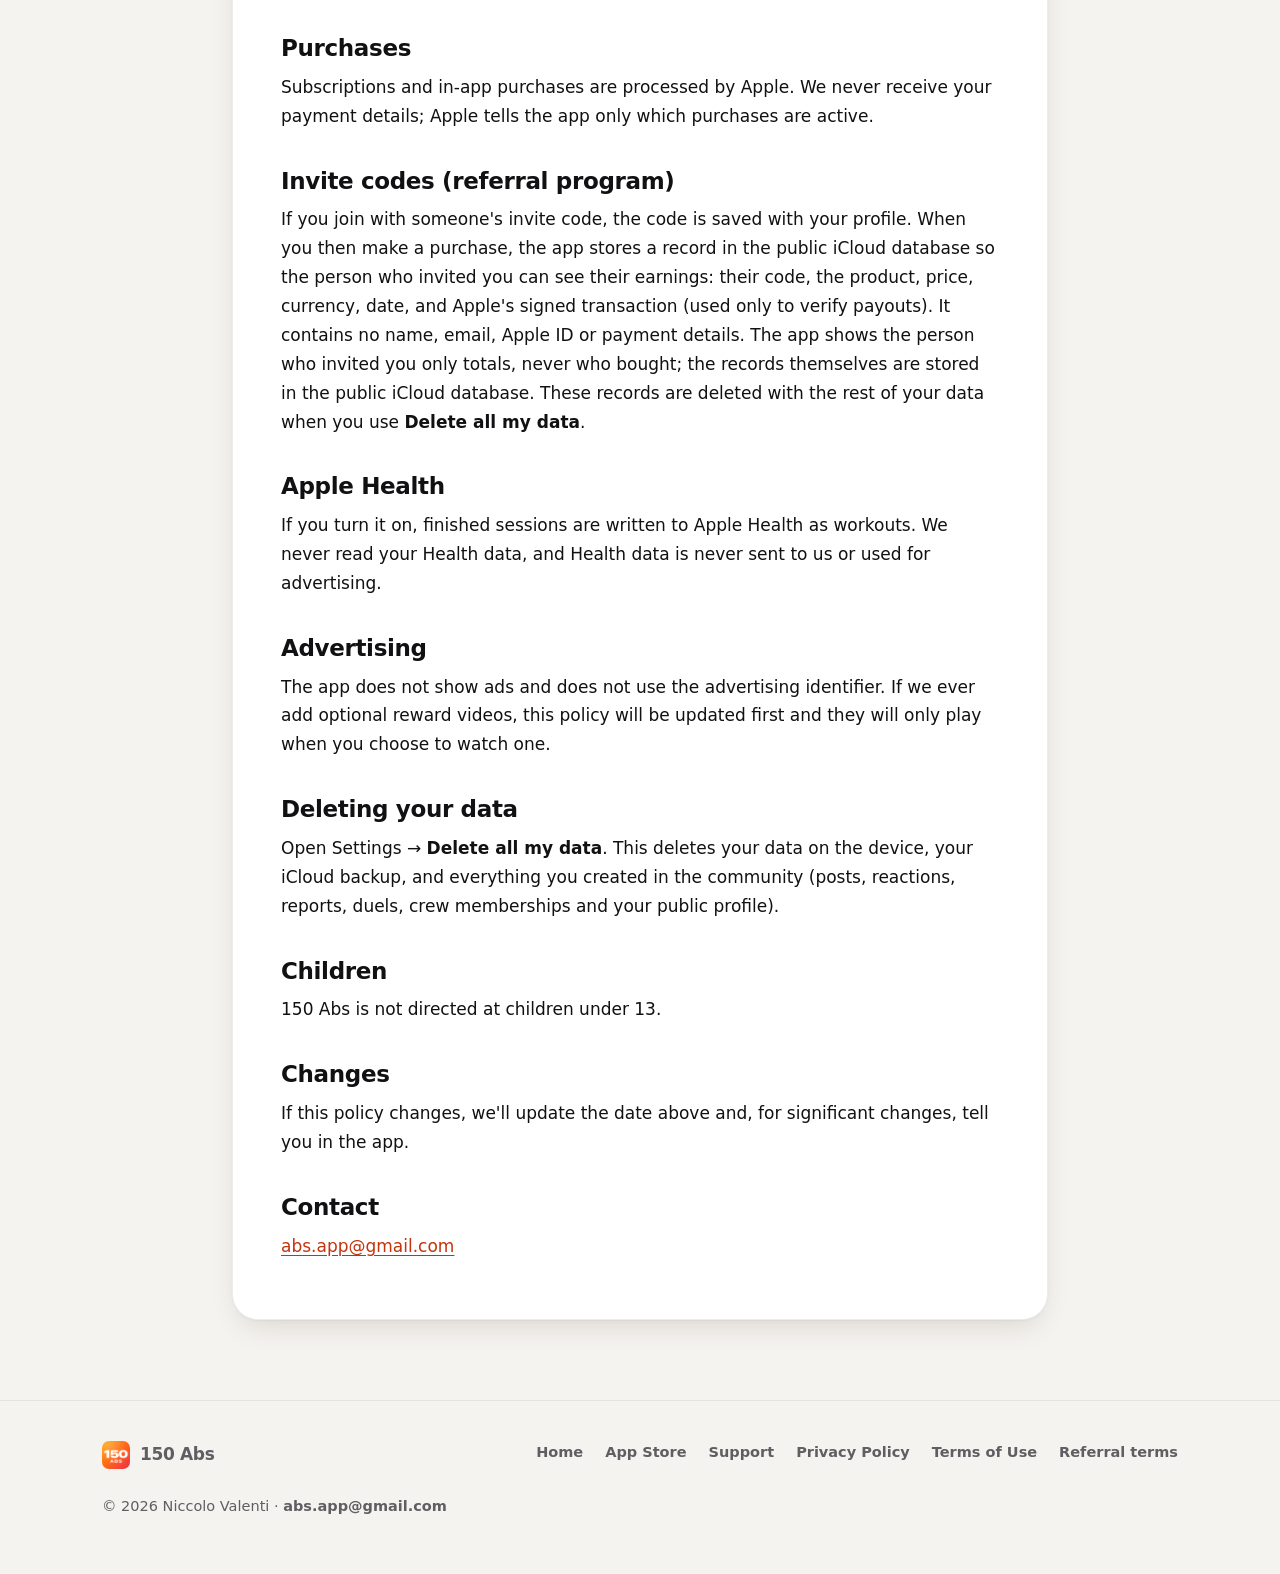
<file: privacy.html>
<!doctype html>
<html lang="en">
<head>
<meta charset="utf-8">
<meta name="viewport" content="width=device-width, initial-scale=1, viewport-fit=cover">
<title>Privacy Policy · 150 Abs</title>
<meta name="description" content="How 150 Abs handles your data: what stays on your iPhone, what is shared in the community, and how to delete it.">
<meta name="apple-itunes-app" content="app-id=6832132004">
<meta name="theme-color" content="#FF4A1C">
<meta name="color-scheme" content="light dark">
<link rel="icon" href="favicon.ico" sizes="any">
<link rel="icon" type="image/png" sizes="32x32" href="img/favicon-32.png">
<link rel="apple-touch-icon" href="img/apple-touch-icon.png">
<link rel="stylesheet" href="style.css">
</head>
<body>
<a class="skip" href="#main">Skip to content</a>
<header class="nav">
  <div class="wrap">
    <a class="brand" href="./" aria-label="150 Abs home"><img src="img/icon.png" alt="" width="34" height="34">150 Abs</a>
    <nav class="nav-links" aria-label="Main">
      <a class="hide-m" href="./#features">Features</a>
      <a class="hide-m" href="./#plus">Plus</a>
      <a href="support.html">Support</a>
      <a class="hide-m" href="privacy.html" aria-current="page">Privacy</a>
      <a class="hide-m" href="terms.html">Terms</a>
      <a class="btn-sm" href="https://apps.apple.com/app/id6832132004">Get the app</a>
    </nav>
  </div>
</header>
<main id="main">
  <div class="doc-hero">
    <div class="wrap">
      <span class="eyebrow">150 Abs</span>
      <h1>Privacy Policy</h1>
      <p class="date">Last updated: November 11, 2026</p>
      <nav class="doc-nav" aria-label="On this page"><a href="#on-your-iphone">On your iPhone</a><a href="#your-private-icloud-backup">Your private iCloud backup</a><a href="#community-features-public-icloud">Community features</a><a href="#anonymous-usage-analytics">Anonymous usage analytics</a><a href="#purchases">Purchases</a><a href="#referral">Invite codes</a><a href="#apple-health">Apple Health</a><a href="#advertising">Advertising</a><a href="#deleting-your-data">Deleting your data</a><a href="#children">Children</a></nav>
    </div>
  </div>
  <article class="doc card">
    <p>150 Abs ("the app", "we") is made by Niccolo Valenti. We collect as little as possible, never sell data, and never track you across other apps or websites.</p>
    <h2 id="on-your-iphone">On your iPhone</h2>
    <p>Your profile (nickname, level, goals), workout history, streaks, points, reminder settings and progress photos are stored on your device.</p>
    <h2 id="your-private-icloud-backup">Your private iCloud backup</h2>
    <p>If you're signed into iCloud, the app backs up your progress to <b>your own private iCloud database</b> so a reinstall or a new iPhone can restore it. Progress photos are included unless you turn this off in Settings → Backup. Only you can access this data; we cannot see it.</p>
    <h2 id="community-features-public-icloud">Community features (public iCloud)</h2>
    <p>When you use the friends ranking, duels, crews or the community feed, the following is stored in the app's public iCloud database and is visible to other 150 Abs users:</p>
    <ul>
    <li>Your nickname, friend code, level, points, streak, total reps and the days you trained.</li>
    <li>Check-ins you choose to post (day, level, reps, duration, optional caption and optional photo). Photos are resized and stripped of location and camera data before upload.</li>
    <li>Your reactions, duel and crew memberships, and the name of crews you create.</li>
    <li>Reports you send (used only for moderation).</li>
    </ul>
    <p>Apple provides an anonymous, app-specific identifier for your iCloud account. We never see your Apple ID, name or email.</p>
    <h2 id="anonymous-usage-analytics">Anonymous usage analytics</h2>
    <p>We use PostHog to understand how the app is used (for example: onboarding completed, workout finished, a screen shown, a purchase made). Events use a random install identifier and never include your nickname, captions, photos or Health data. There is no session recording. You can turn this off in Settings → <b>Share anonymous usage data</b>.</p>
    <h2 id="purchases">Purchases</h2>
    <p>Subscriptions and in-app purchases are processed by Apple. We never receive your payment details; Apple tells the app only which purchases are active.</p>
    <h2 id="referral">Invite codes (referral program)</h2>
    <p>If you join with someone's invite code, the code is saved with your profile. When you then make a purchase, the app stores a record in the public iCloud database so the person who invited you can see their earnings: their code, the product, price, currency, date, and Apple's signed transaction (used only to verify payouts). It contains no name, email, Apple ID or payment details. The app shows the person who invited you only totals, never who bought; the records themselves are stored in the public iCloud database. These records are deleted with the rest of your data when you use <b>Delete all my data</b>.</p>
    <h2 id="apple-health">Apple Health</h2>
    <p>If you turn it on, finished sessions are written to Apple Health as workouts. We never read your Health data, and Health data is never sent to us or used for advertising.</p>
    <h2 id="advertising">Advertising</h2>
    <p>The app does not show ads and does not use the advertising identifier. If we ever add optional reward videos, this policy will be updated first and they will only play when you choose to watch one.</p>
    <h2 id="deleting-your-data">Deleting your data</h2>
    <p>Open Settings → <b>Delete all my data</b>. This deletes your data on the device, your iCloud backup, and everything you created in the community (posts, reactions, reports, duels, crew memberships and your public profile).</p>
    <h2 id="children">Children</h2>
    <p>150 Abs is not directed at children under 13.</p>
    <h2 id="changes">Changes</h2>
    <p>If this policy changes, we'll update the date above and, for significant changes, tell you in the app.</p>
    <h2 id="contact">Contact</h2>
    <p><a href="mailto:abs.app@gmail.com">abs.app@gmail.com</a></p>
  </article>
</main>
<footer class="footer">
  <div class="wrap">
    <a class="brand" href="./"><img src="img/icon.png" alt="" width="28" height="28" loading="lazy">150 Abs</a>
    <nav aria-label="Footer">
      <a href="./">Home</a>
      <a href="https://apps.apple.com/app/id6832132004">App Store</a>
      <a href="support.html">Support</a>
      <a href="privacy.html">Privacy Policy</a>
      <a href="terms.html">Terms of Use</a>
      <a href="terms.html#referral">Referral terms</a>
    </nav>
    <p class="copy">© 2026 Niccolo Valenti · <a href="mailto:abs.app@gmail.com">abs.app@gmail.com</a></p>
  </div>
</footer>
<script src="site.js" defer></script>
</body>
</html>
</file>
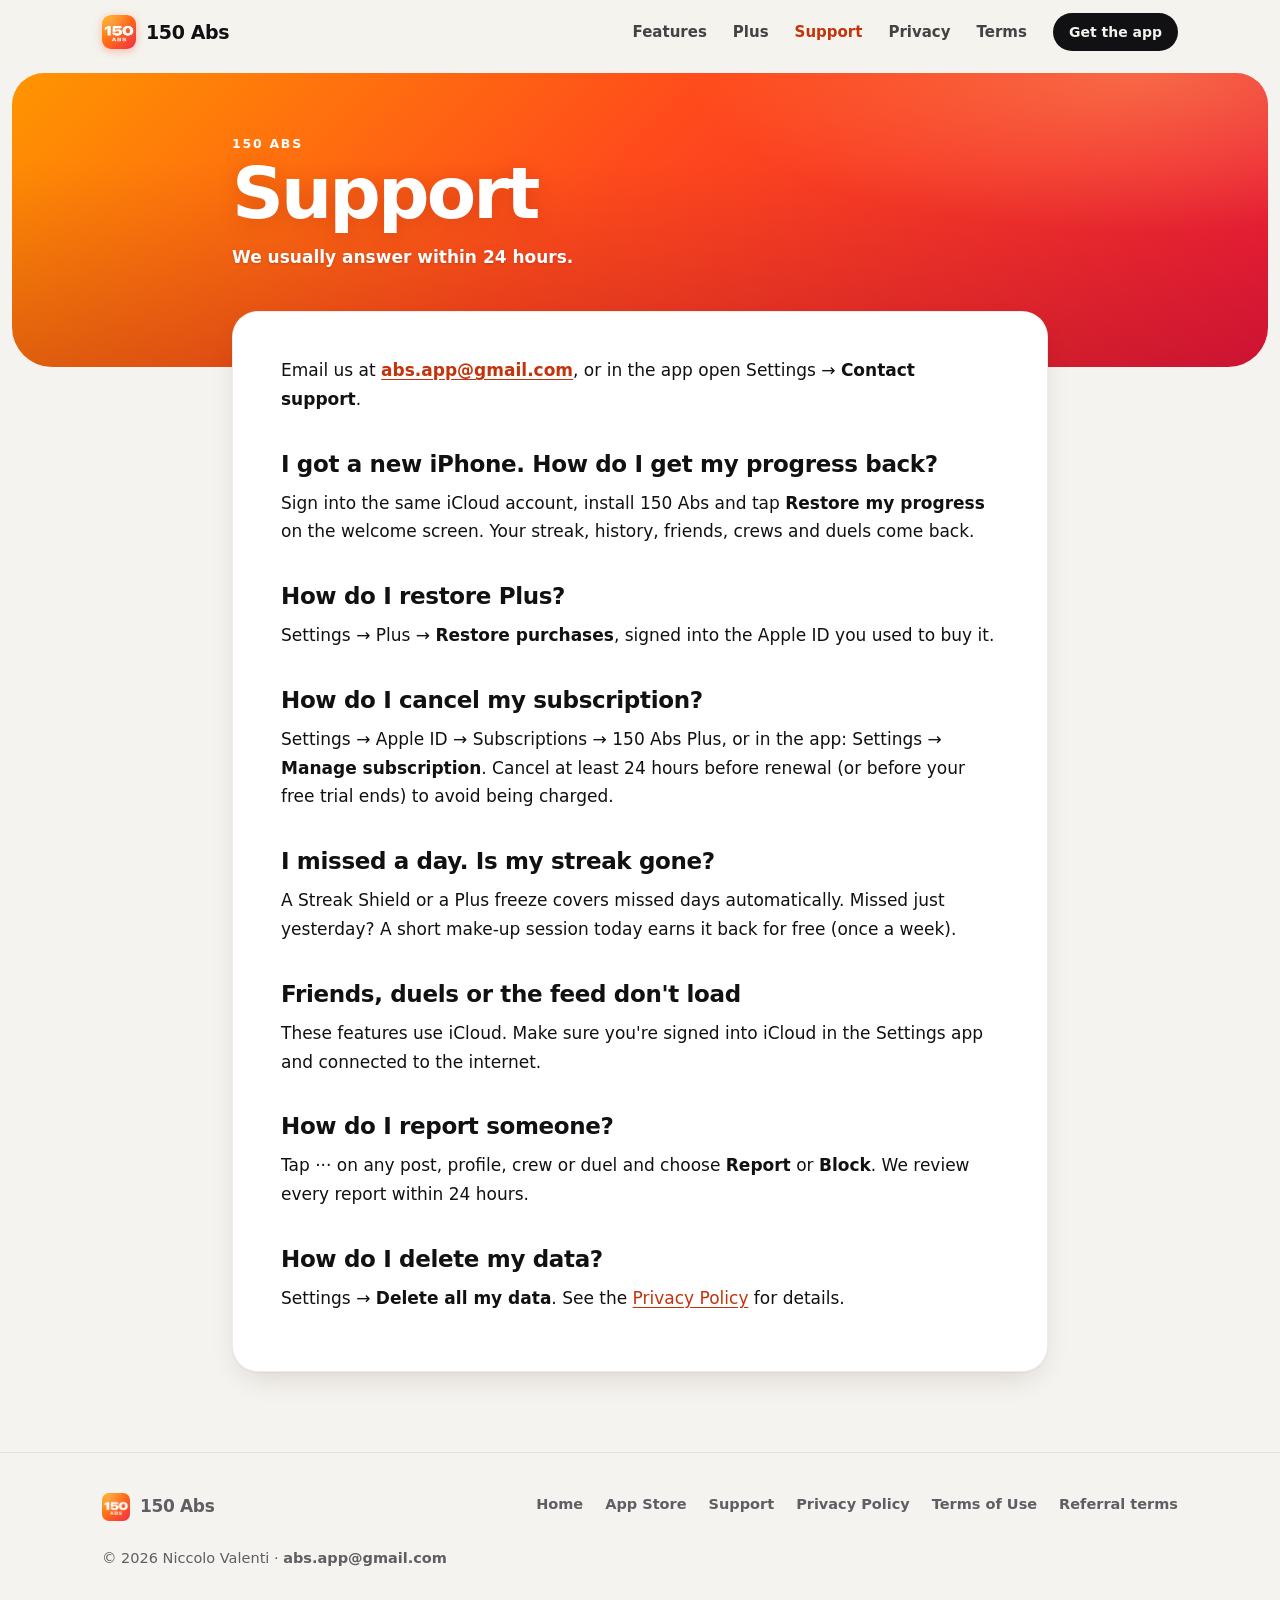
<file: support.html>
<!doctype html>
<html lang="en">
<head>
<meta charset="utf-8">
<meta name="viewport" content="width=device-width, initial-scale=1, viewport-fit=cover">
<title>Support · 150 Abs</title>
<meta name="description" content="Get help with 150 Abs: restoring progress, Plus, subscriptions, streaks, reporting and deleting your data.">
<meta name="apple-itunes-app" content="app-id=6832132004">
<meta name="theme-color" content="#FF4A1C">
<meta name="color-scheme" content="light dark">
<link rel="icon" href="favicon.ico" sizes="any">
<link rel="icon" type="image/png" sizes="32x32" href="img/favicon-32.png">
<link rel="apple-touch-icon" href="img/apple-touch-icon.png">
<link rel="stylesheet" href="style.css">
</head>
<body>
<a class="skip" href="#main">Skip to content</a>
<header class="nav">
  <div class="wrap">
    <a class="brand" href="./" aria-label="150 Abs home"><img src="img/icon.png" alt="" width="34" height="34">150 Abs</a>
    <nav class="nav-links" aria-label="Main">
      <a class="hide-m" href="./#features">Features</a>
      <a class="hide-m" href="./#plus">Plus</a>
      <a href="support.html" aria-current="page">Support</a>
      <a class="hide-m" href="privacy.html">Privacy</a>
      <a class="hide-m" href="terms.html">Terms</a>
      <a class="btn-sm" href="https://apps.apple.com/app/id6832132004">Get the app</a>
    </nav>
  </div>
</header>
<main id="main">
  <div class="doc-hero">
    <div class="wrap">
      <span class="eyebrow">150 Abs</span>
      <h1>Support</h1>
      <p class="date">We usually answer within 24 hours.</p>
    </div>
  </div>
  <article class="doc card">
    <p>Email us at <a href="mailto:abs.app@gmail.com"><b>abs.app@gmail.com</b></a>, or in the app open Settings → <b>Contact support</b>.</p>
    <h2 id="i-got-a-new-iphone-how-do-i-get-my-progress-back">I got a new iPhone. How do I get my progress back?</h2>
    <p>Sign into the same iCloud account, install 150 Abs and tap <b>Restore my progress</b> on the welcome screen. Your streak, history, friends, crews and duels come back.</p>
    <h2 id="how-do-i-restore-plus">How do I restore Plus?</h2>
    <p>Settings → Plus → <b>Restore purchases</b>, signed into the Apple ID you used to buy it.</p>
    <h2 id="how-do-i-cancel-my-subscription">How do I cancel my subscription?</h2>
    <p>Settings → Apple ID → Subscriptions → 150 Abs Plus, or in the app: Settings → <b>Manage subscription</b>. Cancel at least 24 hours before renewal (or before your free trial ends) to avoid being charged.</p>
    <h2 id="i-missed-a-day-is-my-streak-gone">I missed a day. Is my streak gone?</h2>
    <p>A Streak Shield or a Plus freeze covers missed days automatically. Missed just yesterday? A short make-up session today earns it back for free (once a week).</p>
    <h2 id="friends-duels-or-the-feed-don-t-load">Friends, duels or the feed don't load</h2>
    <p>These features use iCloud. Make sure you're signed into iCloud in the Settings app and connected to the internet.</p>
    <h2 id="how-do-i-report-someone">How do I report someone?</h2>
    <p>Tap ··· on any post, profile, crew or duel and choose <b>Report</b> or <b>Block</b>. We review every report within 24 hours.</p>
    <h2 id="how-do-i-delete-my-data">How do I delete my data?</h2>
    <p>Settings → <b>Delete all my data</b>. See the <a href="privacy.html">Privacy Policy</a> for details.</p>
  </article>
</main>
<footer class="footer">
  <div class="wrap">
    <a class="brand" href="./"><img src="img/icon.png" alt="" width="28" height="28" loading="lazy">150 Abs</a>
    <nav aria-label="Footer">
      <a href="./">Home</a>
      <a href="https://apps.apple.com/app/id6832132004">App Store</a>
      <a href="support.html">Support</a>
      <a href="privacy.html">Privacy Policy</a>
      <a href="terms.html">Terms of Use</a>
      <a href="terms.html#referral">Referral terms</a>
    </nav>
    <p class="copy">© 2026 Niccolo Valenti · <a href="mailto:abs.app@gmail.com">abs.app@gmail.com</a></p>
  </div>
</footer>
<script src="site.js" defer></script>
</body>
</html>
</file>
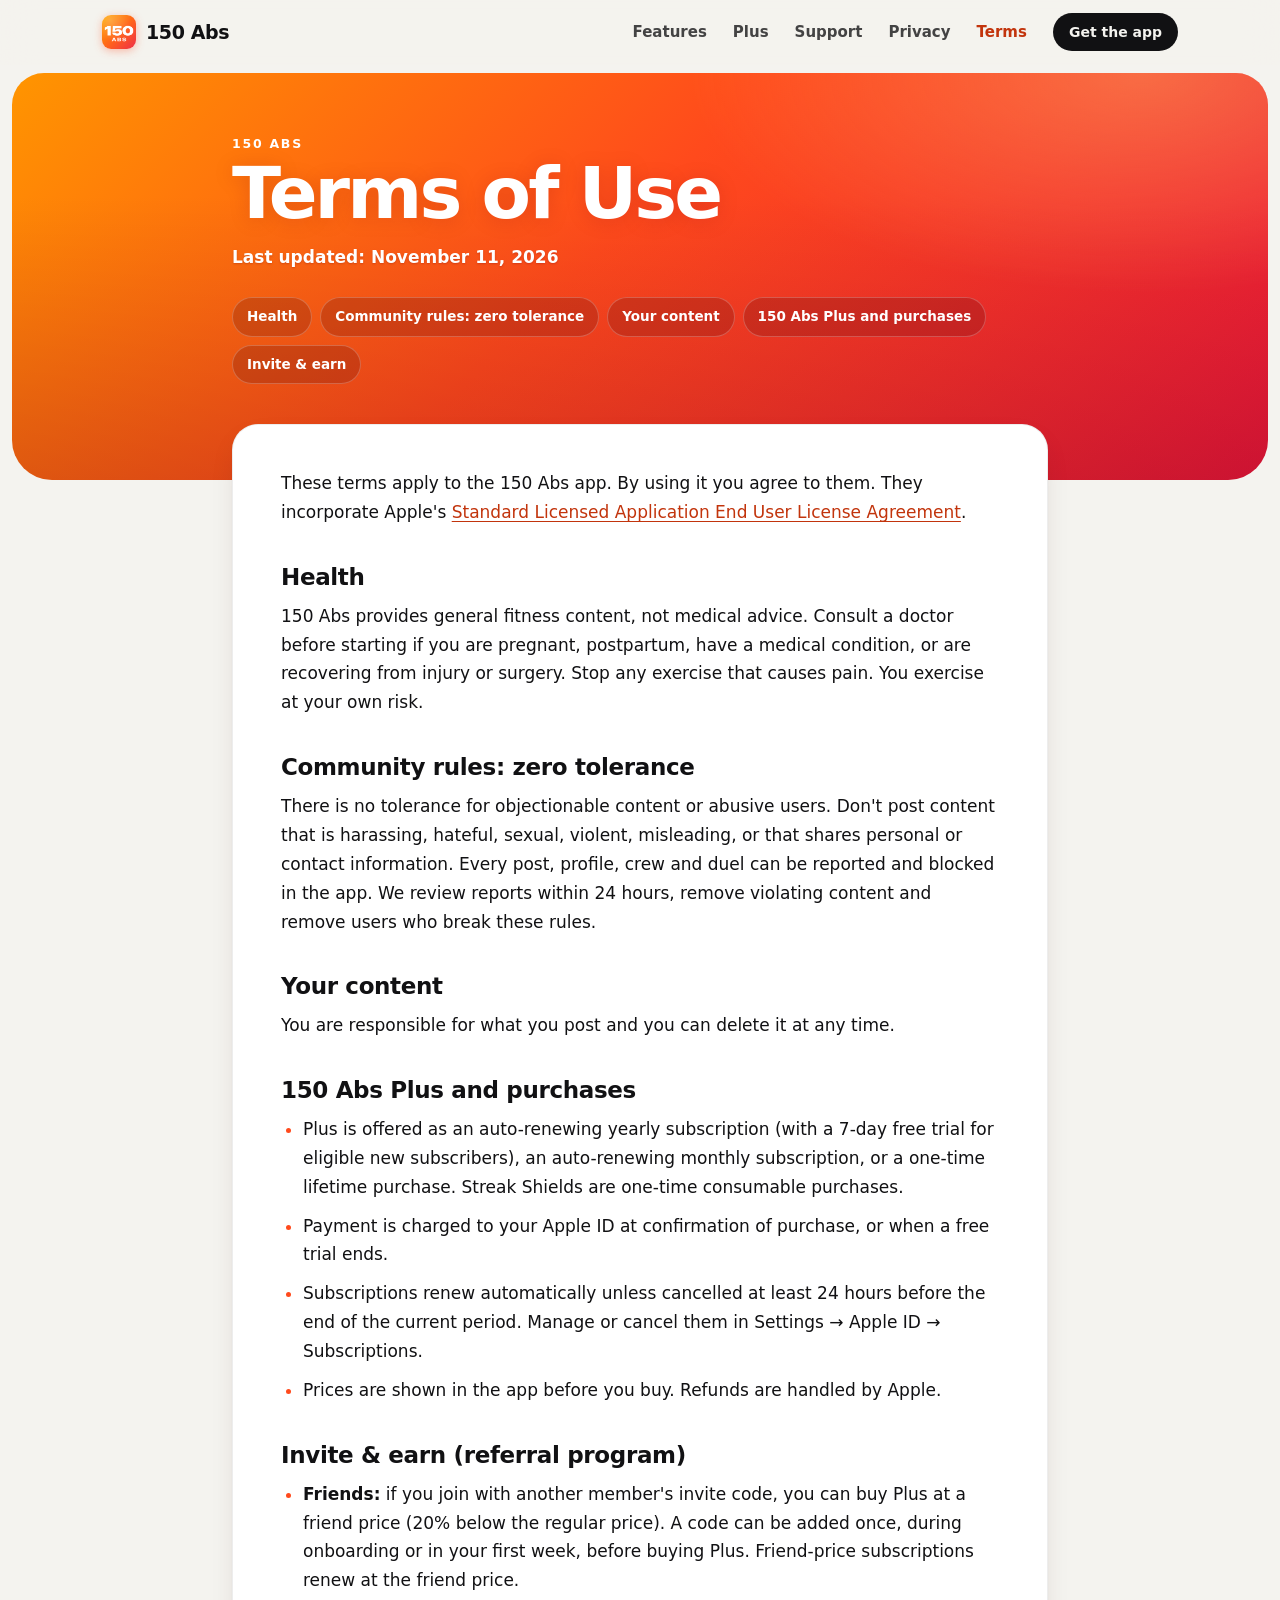
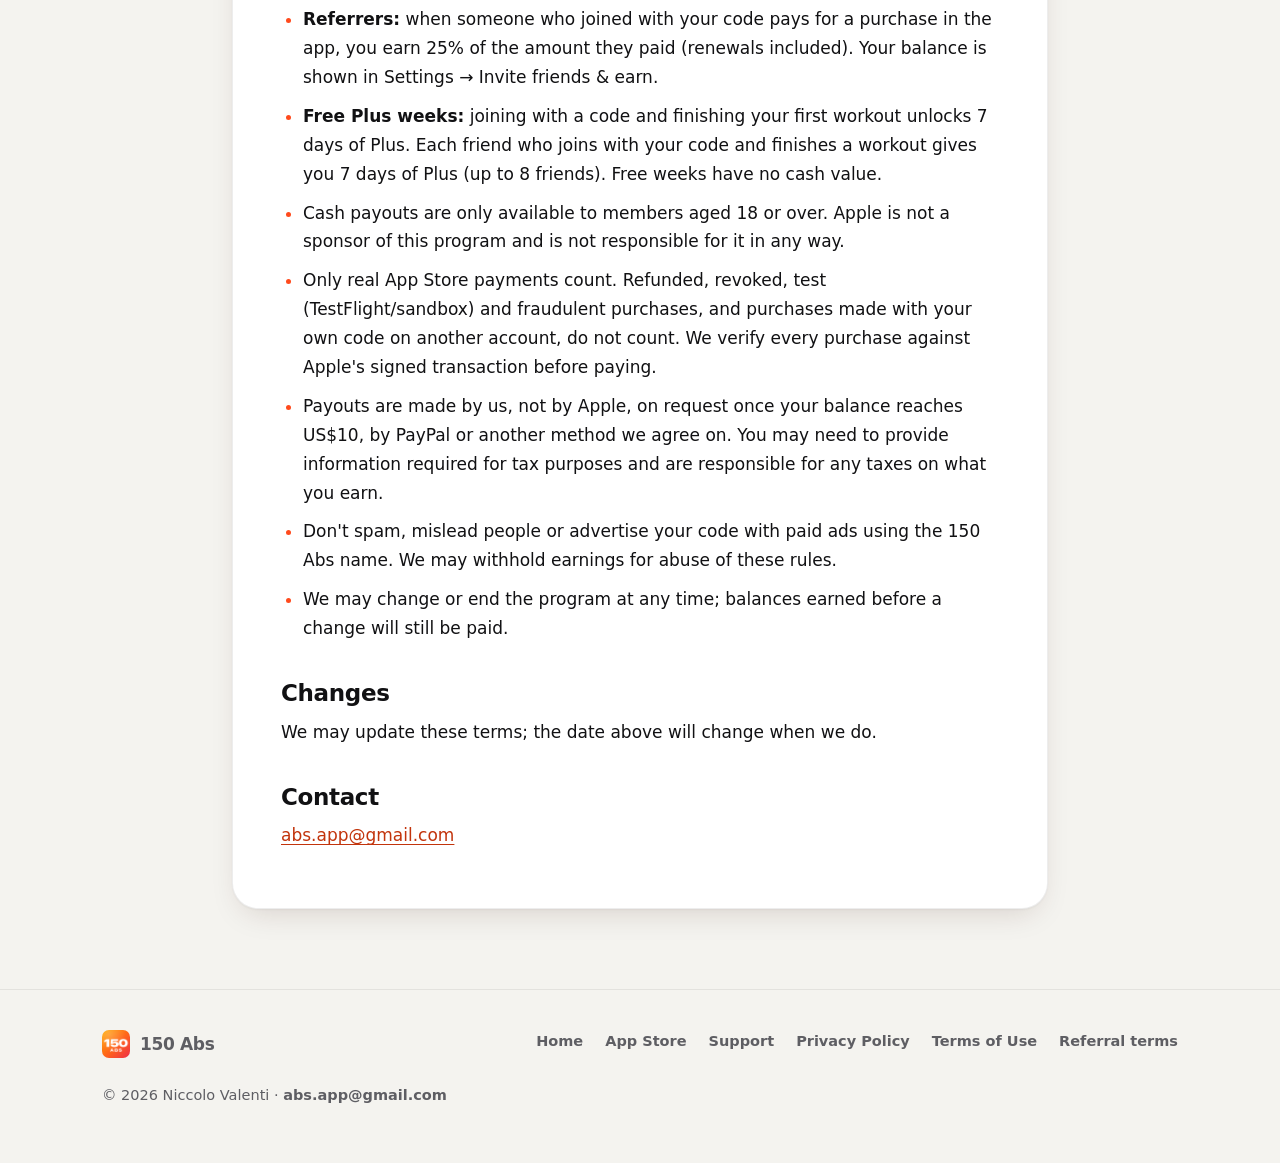
<file: terms.html>
<!doctype html>
<html lang="en">
<head>
<meta charset="utf-8">
<meta name="viewport" content="width=device-width, initial-scale=1, viewport-fit=cover">
<title>Terms of Use · 150 Abs</title>
<meta name="description" content="Terms of Use for the 150 Abs app, including 150 Abs Plus and the Invite & earn referral program.">
<meta name="apple-itunes-app" content="app-id=6832132004">
<meta name="theme-color" content="#FF4A1C">
<meta name="color-scheme" content="light dark">
<link rel="icon" href="favicon.ico" sizes="any">
<link rel="icon" type="image/png" sizes="32x32" href="img/favicon-32.png">
<link rel="apple-touch-icon" href="img/apple-touch-icon.png">
<link rel="stylesheet" href="style.css">
</head>
<body>
<a class="skip" href="#main">Skip to content</a>
<header class="nav">
  <div class="wrap">
    <a class="brand" href="./" aria-label="150 Abs home"><img src="img/icon.png" alt="" width="34" height="34">150 Abs</a>
    <nav class="nav-links" aria-label="Main">
      <a class="hide-m" href="./#features">Features</a>
      <a class="hide-m" href="./#plus">Plus</a>
      <a href="support.html">Support</a>
      <a class="hide-m" href="privacy.html">Privacy</a>
      <a class="hide-m" href="terms.html" aria-current="page">Terms</a>
      <a class="btn-sm" href="https://apps.apple.com/app/id6832132004">Get the app</a>
    </nav>
  </div>
</header>
<main id="main">
  <div class="doc-hero">
    <div class="wrap">
      <span class="eyebrow">150 Abs</span>
      <h1>Terms of Use</h1>
      <p class="date">Last updated: November 11, 2026</p>
      <nav class="doc-nav" aria-label="On this page"><a href="#health">Health</a><a href="#community-rules-zero-tolerance">Community rules: zero tolerance</a><a href="#your-content">Your content</a><a href="#150-abs-plus-and-purchases">150 Abs Plus and purchases</a><a href="#referral">Invite &amp; earn</a></nav>
    </div>
  </div>
  <article class="doc card">
    <p>These terms apply to the 150 Abs app. By using it you agree to them. They incorporate Apple's <a href="https://www.apple.com/legal/internet-services/itunes/dev/stdeula/">Standard Licensed Application End User License Agreement</a>.</p>
    <h2 id="health">Health</h2>
    <p>150 Abs provides general fitness content, not medical advice. Consult a doctor before starting if you are pregnant, postpartum, have a medical condition, or are recovering from injury or surgery. Stop any exercise that causes pain. You exercise at your own risk.</p>
    <h2 id="community-rules-zero-tolerance">Community rules: zero tolerance</h2>
    <p>There is no tolerance for objectionable content or abusive users. Don't post content that is harassing, hateful, sexual, violent, misleading, or that shares personal or contact information. Every post, profile, crew and duel can be reported and blocked in the app. We review reports within 24 hours, remove violating content and remove users who break these rules.</p>
    <h2 id="your-content">Your content</h2>
    <p>You are responsible for what you post and you can delete it at any time.</p>
    <h2 id="150-abs-plus-and-purchases">150 Abs Plus and purchases</h2>
    <ul>
    <li>Plus is offered as an auto-renewing yearly subscription (with a 7-day free trial for eligible new subscribers), an auto-renewing monthly subscription, or a one-time lifetime purchase. Streak Shields are one-time consumable purchases.</li>
    <li>Payment is charged to your Apple ID at confirmation of purchase, or when a free trial ends.</li>
    <li>Subscriptions renew automatically unless cancelled at least 24 hours before the end of the current period. Manage or cancel them in Settings → Apple ID → Subscriptions.</li>
    <li>Prices are shown in the app before you buy. Refunds are handled by Apple.</li>
    </ul>
    <h2 id="referral">Invite &amp; earn (referral program)</h2>
    <ul>
    <li><b>Friends:</b> if you join with another member's invite code, you can buy Plus at a friend price (20% below the regular price). A code can be added once, during onboarding or in your first week, before buying Plus. Friend-price subscriptions renew at the friend price.</li>
    <li><b>Referrers:</b> when someone who joined with your code pays for a purchase in the app, you earn 25% of the amount they paid (renewals included). Your balance is shown in Settings → Invite friends &amp; earn.</li>
    <li><b>Free Plus weeks:</b> joining with a code and finishing your first workout unlocks 7 days of Plus. Each friend who joins with your code and finishes a workout gives you 7 days of Plus (up to 8 friends). Free weeks have no cash value.</li>
    <li>Cash payouts are only available to members aged 18 or over. Apple is not a sponsor of this program and is not responsible for it in any way.</li>
    <li>Only real App Store payments count. Refunded, revoked, test (TestFlight/sandbox) and fraudulent purchases, and purchases made with your own code on another account, do not count. We verify every purchase against Apple's signed transaction before paying.</li>
    <li>Payouts are made by us, not by Apple, on request once your balance reaches US$10, by PayPal or another method we agree on. You may need to provide information required for tax purposes and are responsible for any taxes on what you earn.</li>
    <li>Don't spam, mislead people or advertise your code with paid ads using the 150 Abs name. We may withhold earnings for abuse of these rules.</li>
    <li>We may change or end the program at any time; balances earned before a change will still be paid.</li>
    </ul>
    <h2 id="changes">Changes</h2>
    <p>We may update these terms; the date above will change when we do.</p>
    <h2 id="contact">Contact</h2>
    <p><a href="mailto:abs.app@gmail.com">abs.app@gmail.com</a></p>
  </article>
</main>
<footer class="footer">
  <div class="wrap">
    <a class="brand" href="./"><img src="img/icon.png" alt="" width="28" height="28" loading="lazy">150 Abs</a>
    <nav aria-label="Footer">
      <a href="./">Home</a>
      <a href="https://apps.apple.com/app/id6832132004">App Store</a>
      <a href="support.html">Support</a>
      <a href="privacy.html">Privacy Policy</a>
      <a href="terms.html">Terms of Use</a>
      <a href="terms.html#referral">Referral terms</a>
    </nav>
    <p class="copy">© 2026 Niccolo Valenti · <a href="mailto:abs.app@gmail.com">abs.app@gmail.com</a></p>
  </div>
</footer>
<script src="site.js" defer></script>
</body>
</html>
</file>
<file: style.css>
/* 150 Abs: shared styles. System fonts only, no external assets. */
:root{
  color-scheme:light dark;
  --ember:#FF4A1C;--amber:#FF9F0A;--crimson:#E8173A;--orange:#FF9500;
  --ember-text:#C2340C;
  --success:#15B864;
  --bg:#F4F3EF;--surface:#FFFFFF;--raised:#EBEAE4;
  --text:#111113;--muted:#5E5E63;--stroke:rgba(0,0,0,.07);
  --shadow:0 1px 2px rgba(20,10,0,.04),0 12px 32px -12px rgba(60,20,0,.18);
  --glow:rgba(255,74,28,.16);
  --hero:linear-gradient(135deg,#FF9500 0%,#FF4A1C 46%,#E8173A 100%);
  --radius:26px;--radius-lg:32px;
  --sans:-apple-system,BlinkMacSystemFont,"SF Pro Text","SF Pro Display",system-ui,"Segoe UI",Roboto,"Helvetica Neue",Arial,sans-serif;
  --rounded:ui-rounded,"SF Pro Rounded",-apple-system,BlinkMacSystemFont,system-ui,sans-serif;
  --mono:ui-monospace,"SF Mono",SFMono-Regular,Menlo,Consolas,monospace;
  --wrap:1120px;
}
@media (prefers-color-scheme:dark){
  :root{
    --ember-text:#FF6A3D;
    --bg:#0B0B0D;--surface:#17171B;--raised:#24242A;
    --text:#F4F4F5;--muted:#A1A1A8;--stroke:rgba(255,255,255,.08);
    --shadow:0 1px 2px rgba(0,0,0,.3),0 16px 40px -16px rgba(0,0,0,.7);
    --glow:rgba(255,74,28,.22);
  }
}

*,*::before,*::after{box-sizing:border-box}
html{-webkit-text-size-adjust:100%;text-size-adjust:100%;scroll-behavior:smooth;scroll-padding-top:84px}
body{margin:0;background:var(--bg);color:var(--text);font:17px/1.6 var(--sans);-webkit-font-smoothing:antialiased;text-rendering:optimizeLegibility;overflow-x:hidden}
img{max-width:100%;height:auto;display:block}
a{color:var(--ember-text);text-underline-offset:3px}
a:hover{text-decoration-thickness:2px}
h1,h2,h3{line-height:1.05;letter-spacing:-.025em;margin:0;font-weight:900;text-wrap:balance}
p{margin:0}
:focus-visible{outline:3px solid var(--ember);outline-offset:3px;border-radius:8px}
.wrap{max-width:var(--wrap);margin:0 auto;padding:0 22px}
.sr-only{position:absolute!important;width:1px;height:1px;padding:0;margin:-1px;overflow:hidden;clip:rect(0,0,0,0);white-space:nowrap;border:0}
.skip{position:absolute;left:12px;top:-60px;z-index:100;background:var(--text);color:var(--bg);padding:10px 16px;border-radius:12px;font-weight:700;text-decoration:none}
.skip:focus{top:12px}
.ico{width:24px;height:24px;fill:none;stroke:currentColor;stroke-width:2;stroke-linecap:round;stroke-linejoin:round;flex:none}

/* ---------- Nav ---------- */
.nav{position:sticky;top:0;z-index:50;backdrop-filter:saturate(180%) blur(18px);-webkit-backdrop-filter:saturate(180%) blur(18px);background:color-mix(in srgb,var(--bg) 78%,transparent);border-bottom:1px solid transparent;transition:border-color .2s}
.nav.scrolled{border-bottom-color:var(--stroke)}
.nav .wrap{display:flex;align-items:center;justify-content:space-between;gap:16px;height:64px}
.brand{display:flex;align-items:center;gap:10px;font-weight:900;font-size:19px;color:var(--text);text-decoration:none;letter-spacing:-.02em}
.brand img{width:34px;height:34px;border-radius:9px;box-shadow:0 2px 8px rgba(255,74,28,.35)}
.nav-links{display:flex;align-items:center;gap:26px}
.nav-links a{color:var(--text);text-decoration:none;font-weight:600;font-size:15px;opacity:.78}
.nav-links a:hover,.nav-links a[aria-current="page"]{opacity:1}
.nav-links a[aria-current="page"]{color:var(--ember-text)}
.btn-sm{display:inline-flex;align-items:center;gap:6px;background:var(--text);color:var(--bg)!important;opacity:1!important;padding:8px 16px;border-radius:999px;font-weight:700!important;font-size:14px!important;text-decoration:none;white-space:nowrap}
@media (max-width:860px){.nav-links .hide-m{display:none}.nav-links{gap:18px}}

/* ---------- Buttons ---------- */
.btn{display:inline-flex;align-items:center;justify-content:center;gap:10px;min-height:56px;padding:0 26px;border-radius:999px;font:800 18px/1.1 var(--sans);text-decoration:none;border:0;cursor:pointer;transition:transform .15s ease,box-shadow .2s ease,background .2s}
.btn:active{transform:scale(.98)}
.btn-white{background:#fff;color:#D9300C;box-shadow:0 10px 30px -10px rgba(90,10,0,.5)}
.btn-white:hover{box-shadow:0 14px 36px -10px rgba(90,10,0,.6);transform:translateY(-1px)}
.btn-hero{background:var(--hero);color:#fff;box-shadow:0 12px 30px -12px rgba(232,23,58,.7);text-shadow:0 1px 1px rgba(120,0,0,.25)}
.btn-hero:hover{transform:translateY(-1px);box-shadow:0 16px 36px -12px rgba(232,23,58,.8)}
.btn-ghost{background:var(--surface);color:var(--text);border:1px solid var(--stroke);box-shadow:var(--shadow)}
.btn-ghost:hover{transform:translateY(-1px)}
.btn .sub{display:block;font-size:12px;font-weight:600;opacity:.75;margin-top:2px;letter-spacing:.01em}
.btn .stack{display:flex;flex-direction:column;align-items:flex-start;text-align:left}
.btn .ico{width:26px;height:26px}

/* ---------- Hero ---------- */
.hero{position:relative;padding:0;margin:8px 12px 0;border-radius:var(--radius-lg) var(--radius-lg) 44px 44px;background:var(--hero);color:#fff;overflow:hidden;isolation:isolate}
.hero::before{content:"";position:absolute;inset:0;z-index:-1;background:
  radial-gradient(60% 70% at 85% 20%,rgba(255,210,120,.35),transparent 60%),
  radial-gradient(70% 60% at 10% 100%,rgba(120,0,30,.35),transparent 70%),
  linear-gradient(180deg,rgba(0,0,0,0) 40%,rgba(90,0,20,.18))}
.hero::after{content:"150";position:absolute;z-index:-1;right:-2%;bottom:-12%;font:900 clamp(220px,34vw,460px)/1 var(--sans);letter-spacing:-.06em;color:rgba(255,255,255,.07);pointer-events:none}
.hero .wrap{display:grid;grid-template-columns:1.05fr .95fr;gap:24px;align-items:center;padding-top:72px;padding-bottom:84px}
.eyebrow{display:inline-flex;align-items:center;gap:8px;font-size:12.5px;font-weight:800;letter-spacing:.14em;text-transform:uppercase}
.hero .eyebrow{background:rgba(70,0,10,.22);padding:8px 14px;border-radius:999px;backdrop-filter:blur(6px)}
.hero h1{font-size:clamp(56px,9vw,112px);line-height:.9;letter-spacing:-.045em;margin:22px 0 22px;font-stretch:115%;text-shadow:0 2px 24px rgba(120,0,20,.18)}
.hero .lead{font-size:clamp(19px,2.1vw,22px);line-height:1.45;font-weight:600;max-width:520px;text-shadow:0 1px 2px rgba(110,0,10,.25)}
.hero .ctas{display:flex;flex-wrap:wrap;align-items:center;gap:14px;margin-top:32px}
.hero .link-light{color:#fff;font-weight:700;text-decoration:none;padding:12px 6px;display:inline-flex;align-items:center;gap:6px}
.hero .link-light:hover{text-decoration:underline}
.hero .fine{margin-top:22px;font-size:14.5px;font-weight:700;display:flex;flex-wrap:wrap;gap:8px 18px}
.hero .fine span{display:inline-flex;align-items:center;gap:6px}
.hero .fine .ico{width:16px;height:16px;stroke-width:3}

/* Phones */
.phone{position:relative;border-radius:46px;padding:9px;background:linear-gradient(145deg,#2b2b30,#0d0d10);box-shadow:0 0 0 1.5px rgba(255,255,255,.08) inset,0 30px 60px -20px rgba(40,0,0,.55),0 10px 24px -10px rgba(0,0,0,.4)}
.phone img{border-radius:38px;width:100%;aspect-ratio:414/900;object-fit:cover;object-position:top;background:#111}
.phones{position:relative;height:600px}
.phones .phone{position:absolute;width:262px;top:50%;left:50%}
.phones .p1{transform:translate(-50%,-50%);z-index:3}
.phones .p2{transform:translate(-112%,-46%) rotate(-8deg) scale(.86);z-index:2;opacity:.96}
.phones .p3{transform:translate(12%,-46%) rotate(8deg) scale(.86);z-index:1;opacity:.96}
.chip{position:absolute;z-index:4;display:flex;align-items:center;gap:10px;background:rgba(255,255,255,.94);color:#111;padding:10px 16px 10px 10px;border-radius:999px;font-weight:800;font-size:14.5px;box-shadow:0 14px 30px -10px rgba(60,0,0,.45);white-space:nowrap}
.chip small{display:block;font-weight:600;font-size:12px;color:#5E5E63;line-height:1.1}
.chip b{display:block;line-height:1.15}
.chip .dot{width:34px;height:34px;border-radius:50%;display:grid;place-items:center;background:var(--hero);color:#fff}
.chip .dot .ico{width:18px;height:18px}
.chip.c1{top:40%;left:-15%}
.chip.c2{bottom:16%;right:-3%}
.chip.c3{bottom:8%;left:2%}

/* ---------- Stats band ---------- */
.stats{display:grid;grid-template-columns:repeat(4,1fr);gap:12px;margin:-44px auto 0;position:relative;z-index:5;max-width:960px;padding:0 22px}
.stat{background:var(--surface);border:1px solid var(--stroke);border-radius:22px;padding:18px 20px;box-shadow:var(--shadow);text-align:center}
.stat b{display:block;font:900 clamp(28px,4vw,40px)/1 var(--rounded);letter-spacing:-.03em;background:var(--hero);-webkit-background-clip:text;background-clip:text;color:transparent}
.stat span{display:block;margin-top:6px;font-size:14px;font-weight:600;color:var(--muted)}

/* ---------- Sections ---------- */
section{padding:112px 0 0}
.section-head{max-width:720px;margin-bottom:44px}
.section-head.center{margin-left:auto;margin-right:auto;text-align:center}
.kicker{display:inline-block;font-size:13px;font-weight:800;letter-spacing:.14em;text-transform:uppercase;color:var(--ember-text);margin-bottom:14px}
h2{font-size:clamp(36px,5.4vw,60px);font-stretch:110%}
.section-head p{margin-top:18px;font-size:19px;color:var(--muted);line-height:1.5}
.grad{background:var(--hero);-webkit-background-clip:text;background-clip:text;color:transparent;-webkit-box-decoration-break:clone;box-decoration-break:clone}
.card{background:var(--surface);border:1px solid var(--stroke);border-radius:var(--radius);box-shadow:var(--shadow)}

/* How it works */
.how{display:grid;grid-template-columns:1fr 330px;gap:56px;align-items:center}
.steps{list-style:none;margin:0;padding:0;display:grid;gap:14px}
.steps li{display:grid;grid-template-columns:52px 1fr;gap:18px;padding:22px;align-items:start}
.num{width:52px;height:52px;border-radius:16px;display:grid;place-items:center;font:900 24px/1 var(--rounded);color:#fff;background:var(--hero);box-shadow:0 8px 18px -8px rgba(232,23,58,.7)}
.steps h3{font-size:21px;margin:4px 0 6px;letter-spacing:-.015em}
.steps p,.levels p{color:var(--muted);font-size:16px;line-height:1.5}
.levels{display:grid;grid-template-columns:repeat(3,1fr);gap:12px;margin-top:14px}
.level{padding:20px}
.level .tag{display:inline-block;font-size:12px;font-weight:800;letter-spacing:.1em;text-transform:uppercase;padding:5px 10px;border-radius:999px;background:var(--raised);color:var(--text);margin-bottom:12px}
.level.pro .tag{background:var(--hero);color:#fff}
.level b{display:block;font:900 30px/1 var(--rounded);letter-spacing:-.03em;margin-bottom:6px}
.level b small{font-size:15px;font-weight:700;color:var(--muted);letter-spacing:0;margin-left:4px}
.how-phone{position:relative}
.how-phone::before{content:"";position:absolute;inset:8% -12%;background:radial-gradient(closest-side,var(--glow),transparent);z-index:-1}

/* Gallery: a looping carousel that drifts on its own and pauses when touched */
.carousel{position:relative}
.gallery{display:flex;gap:26px;overflow-x:auto;overscroll-behavior-x:contain;scroll-snap-type:x mandatory;padding:18px 22px 30px;scrollbar-width:none;cursor:grab;
  -webkit-mask-image:linear-gradient(90deg,transparent 0,#000 7%,#000 93%,transparent 100%);mask-image:linear-gradient(90deg,transparent 0,#000 7%,#000 93%,transparent 100%)}
.gallery::-webkit-scrollbar{display:none}
.gallery.auto,.gallery.dragging{scroll-snap-type:none}
.gallery.dragging{cursor:grabbing;user-select:none}
.gallery.dragging img{pointer-events:none}
.gallery figure{margin:0;flex:0 0 248px;scroll-snap-align:center;transition:transform .35s cubic-bezier(.2,.7,.2,1)}
.gallery figure:hover{transform:translateY(-6px)}
.gallery .phone{border-radius:44px;padding:8px;box-shadow:0 24px 44px -20px rgba(40,10,0,.5)}
.gallery .phone img{border-radius:37px;-webkit-user-drag:none}
.gallery figcaption{margin-top:18px;text-align:center;padding:0 6px}
.gallery figcaption b{display:block;font-size:17px;letter-spacing:-.01em}
.gallery figcaption span{display:block;font-size:14.5px;color:var(--muted);line-height:1.4;margin-top:3px}
.gallery:focus-visible{outline-offset:-3px}
.car-controls{display:flex;justify-content:center;gap:12px;margin-top:6px}
.car-btn{width:48px;height:48px;border-radius:50%;border:1px solid var(--stroke);background:var(--surface);color:var(--text);display:grid;place-items:center;cursor:pointer;box-shadow:var(--shadow);transition:transform .15s,background .15s}
.car-btn:hover{transform:scale(1.06)}
.car-btn:active{transform:scale(.96)}
.car-btn .ico{width:22px;height:22px}
.ico.flip{transform:scaleX(-1)}
@media (max-width:640px){
  .gallery{gap:18px;padding:14px 16px 26px;-webkit-mask-image:none;mask-image:none}
  .gallery figure{flex-basis:220px}
  .gallery .phone{border-radius:40px;padding:7px}
  .gallery .phone img{border-radius:34px}
}

/* Menu for phones */
.menu{display:none;position:relative}
.menu summary{list-style:none;width:40px;height:40px;border-radius:12px;display:grid;place-content:center;gap:4px;cursor:pointer;background:var(--raised)}
.menu summary::-webkit-details-marker{display:none}
.menu summary span{display:block;width:18px;height:2px;border-radius:2px;background:var(--text);transition:transform .2s,opacity .2s}
.menu[open] summary span:nth-child(1){transform:translateY(6px) rotate(45deg)}
.menu[open] summary span:nth-child(2){opacity:0}
.menu[open] summary span:nth-child(3){transform:translateY(-6px) rotate(-45deg)}
.menu-panel{position:absolute;right:0;top:50px;min-width:210px;background:var(--surface);border:1px solid var(--stroke);border-radius:18px;padding:8px;box-shadow:var(--shadow);display:grid}
.menu-panel a{padding:12px 14px;border-radius:12px;font-size:16px!important;opacity:1!important}
.menu-panel a:hover{background:var(--raised)}
@media (max-width:860px){.menu{display:block}.nav-links{gap:10px}}

/* Features bento */
.bento{display:grid;grid-template-columns:repeat(4,1fr);gap:16px}
.feat{padding:26px;position:relative;overflow:hidden;display:flex;flex-direction:column;gap:10px;transition:transform .25s ease,box-shadow .25s ease}
.feat:hover{transform:translateY(-3px)}
.feat .fi{width:48px;height:48px;border-radius:15px;display:grid;place-items:center;color:#fff;background:var(--hero);box-shadow:0 8px 18px -8px rgba(232,23,58,.65);margin-bottom:6px}
.feat h3{font-size:21px;letter-spacing:-.015em}
.feat p{color:var(--muted);font-size:16px;line-height:1.5}
.feat.wide{grid-column:span 2}
.feat.hl{background:var(--hero);color:#fff;border-color:transparent}
.feat.hl p{color:rgba(255,255,255,.95);font-weight:500}
.feat.hl .fi{background:rgba(255,255,255,.2);box-shadow:none}
.feat .rhythm{display:flex;flex-wrap:wrap;gap:6px;margin-top:auto;padding-top:8px}
.feat .rhythm span{font-size:12.5px;font-weight:800;padding:6px 10px;border-radius:999px;background:var(--raised)}
.feat.hl .rhythm span{background:rgba(255,255,255,.2)}
.week{display:flex;gap:8px;margin-top:auto;padding-top:10px}
.week .d{flex:1;max-width:46px;aspect-ratio:1;border-radius:50%;display:grid;place-items:center;font-weight:800;font-size:13px;background:var(--raised);color:var(--muted)}
.week .done{background:var(--hero);color:#fff;box-shadow:0 6px 14px -8px rgba(232,23,58,.8)}
.week .saved{background:transparent;color:var(--ember-text);border:2px dashed var(--ember)}
.week .today{background:transparent;color:var(--text);border:2px solid var(--ember)}
.feat .big{font:900 64px/1 var(--rounded);letter-spacing:-.04em;margin-top:auto}

/* Invite & earn */
.earn{position:relative;overflow:hidden;border-radius:36px;background:#141417;color:#fff;display:grid;grid-template-columns:1.2fr .8fr;gap:30px;align-items:center;padding:64px 64px 0}
@media (prefers-color-scheme:dark){.earn{background:#17171B;border:1px solid var(--stroke)}}
.earn::before{content:"";position:absolute;inset:auto -10% -40% 30%;height:120%;background:radial-gradient(closest-side,rgba(255,74,28,.45),transparent);pointer-events:none}
.earn .kicker{color:#FF8A5C}
.earn h2{font-size:clamp(36px,5vw,58px)}
.earn .lede{color:rgba(255,255,255,.78);font-size:19px;line-height:1.5;margin-top:18px;max-width:520px}
.earn-cards{display:grid;grid-template-columns:1fr 1fr;gap:12px;margin-top:30px;max-width:540px}
.earn-cards div{background:rgba(255,255,255,.07);border:1px solid rgba(255,255,255,.1);border-radius:22px;padding:18px 20px}
.earn-cards b{display:block;font:900 44px/1 var(--rounded);letter-spacing:-.04em}
.earn-cards b.g{background:linear-gradient(135deg,#FFB020,#FF4A1C);-webkit-background-clip:text;background-clip:text;color:transparent}
.earn-cards span{display:block;margin-top:6px;color:rgba(255,255,255,.8);font-size:15px;line-height:1.4}
.earn ol{margin:26px 0 0;padding:0;list-style:none;display:grid;gap:12px;max-width:540px;counter-reset:s}
.earn ol li{display:flex;gap:14px;align-items:flex-start;color:rgba(255,255,255,.82);font-size:16px;line-height:1.5;counter-increment:s}
.earn ol li::before{content:counter(s);flex:none;width:28px;height:28px;border-radius:50%;background:rgba(255,255,255,.12);display:grid;place-items:center;font-weight:800;font-size:14px;color:#fff;margin-top:1px}
.earn ol b{color:#fff}
.earn .terms-link{display:inline-block;margin:24px 0 64px;color:#FF8A5C;font-weight:700}
.earn .phone{width:280px;margin:0 auto -90px;transform:rotate(4deg)}

/* Pricing */
.plans{display:grid;grid-template-columns:repeat(3,1fr);gap:16px;align-items:stretch}
.plan{padding:30px 26px;display:flex;flex-direction:column;position:relative}
.plan h3{font-size:20px;letter-spacing:-.01em}
.plan .price{margin:16px 0 4px;font:900 48px/1 var(--rounded);letter-spacing:-.04em}
.plan .price small{font:700 17px var(--sans);color:var(--muted);letter-spacing:0;margin-left:4px}
.plan .note{color:var(--muted);font-size:15px;min-height:24px}
.plan .badge{position:absolute;top:-13px;left:26px;background:var(--hero);color:#fff;font-size:12px;font-weight:800;letter-spacing:.08em;text-transform:uppercase;padding:6px 12px;border-radius:999px;box-shadow:0 6px 16px -6px rgba(232,23,58,.7)}
.plan.best{border:2px solid var(--ember);box-shadow:0 20px 50px -20px rgba(255,74,28,.45)}
.plan .trial{display:inline-flex;align-self:flex-start;align-items:center;gap:6px;margin-top:16px;font-weight:800;font-size:14px;color:var(--ember-text);background:color-mix(in srgb,var(--ember) 12%,transparent);padding:6px 12px;border-radius:999px}
.plan .trial .ico{width:16px;height:16px;stroke-width:2.5}
.plus-wrap{display:grid;grid-template-columns:1fr 1fr;gap:16px;margin-top:16px}
.plus-list{padding:28px}
.plus-list h3{font-size:19px;margin-bottom:14px;display:flex;align-items:center;gap:8px}
.plus-list ul{list-style:none;margin:0;padding:0;display:grid;gap:10px}
.plus-list li{display:flex;gap:10px;align-items:flex-start;font-size:16px;line-height:1.45}
.plus-list li .ico{width:20px;height:20px;color:var(--ember-text);stroke-width:2.6;margin-top:2px}
.plus-list.free li .ico{color:var(--success)}
.fineprint{margin-top:20px;color:var(--muted);font-size:14px;line-height:1.55;text-align:center;max-width:760px;margin-left:auto;margin-right:auto}

/* FAQ */
.faq{max-width:820px;margin:0 auto;display:grid;gap:10px}
.faq details{background:var(--surface);border:1px solid var(--stroke);border-radius:22px;padding:0 24px;transition:box-shadow .2s}
.faq details[open]{box-shadow:var(--shadow)}
.faq summary{list-style:none;cursor:pointer;display:flex;justify-content:space-between;align-items:center;gap:16px;padding:20px 0;font-weight:800;font-size:18px;letter-spacing:-.01em}
.faq summary::-webkit-details-marker{display:none}
.faq summary::after{content:"";flex:none;width:30px;height:30px;border-radius:50%;background:var(--raised) url("data:image/svg+xml,%3Csvg xmlns='http://www.w3.org/2000/svg' viewBox='0 0 24 24' fill='none' stroke='%23FF4A1C' stroke-width='3' stroke-linecap='round'%3E%3Cpath d='M12 6v12M6 12h12'/%3E%3C/svg%3E") center/14px no-repeat;transition:transform .25s ease}
.faq details[open] summary::after{transform:rotate(45deg)}
.faq details p{padding:0 0 22px;color:var(--muted);font-size:16.5px;line-height:1.6}
.faq details p + p{margin-top:-10px}

/* Final CTA */
.final{margin-top:112px;text-align:center;padding:76px 24px;border-radius:36px;background:var(--hero);color:#fff;position:relative;overflow:hidden;isolation:isolate}
.final::before{content:"";position:absolute;inset:0;z-index:-1;background:radial-gradient(50% 80% at 50% 0%,rgba(255,220,140,.35),transparent 70%),linear-gradient(180deg,transparent 30%,rgba(90,0,20,.2))}
.final img{width:88px;height:88px;border-radius:22px;margin:0 auto 22px;box-shadow:0 14px 30px -10px rgba(80,0,0,.6),0 0 0 3px rgba(255,255,255,.25)}
.final h2{font-size:clamp(40px,6vw,68px);text-shadow:0 2px 20px rgba(120,0,20,.2)}
.final p{font-size:19px;font-weight:600;margin:16px auto 30px;max-width:520px;text-shadow:0 1px 2px rgba(110,0,10,.25)}

/* Footer */
.footer{margin-top:80px;padding:40px 0 56px;border-top:1px solid var(--stroke);color:var(--muted);font-size:14.5px}
.footer .wrap{display:flex;flex-wrap:wrap;justify-content:space-between;gap:20px;align-items:flex-start}
.footer .brand{font-size:17px}
.footer .brand img{width:28px;height:28px;border-radius:7px;box-shadow:none}
.footer nav{display:flex;flex-wrap:wrap;gap:10px 22px}
.footer a{color:var(--muted);text-decoration:none;font-weight:600}
.footer a:hover{color:var(--text);text-decoration:underline}
.footer .copy{width:100%;margin-top:6px}

/* ---------- Docs (support / privacy / terms) ---------- */
.doc-hero{margin:8px 12px 0;border-radius:var(--radius-lg) var(--radius-lg) 40px 40px;background:var(--hero);color:#fff;position:relative;overflow:hidden;isolation:isolate}
.doc-hero::before{content:"";position:absolute;inset:0;z-index:-1;background:radial-gradient(60% 90% at 90% 0%,rgba(255,210,120,.35),transparent 60%),linear-gradient(180deg,transparent 30%,rgba(90,0,20,.2))}
.doc-hero .wrap{max-width:860px;padding-top:56px;padding-bottom:96px}
.doc-hero h1{font-size:clamp(44px,7vw,72px);font-stretch:110%;letter-spacing:-.04em;text-shadow:0 2px 20px rgba(120,0,20,.18)}
.doc-hero .date{margin-top:12px;font-weight:700;font-size:17px;text-shadow:0 1px 2px rgba(110,0,10,.25)}
.doc{max-width:816px;margin:-56px auto 0;position:relative;padding:44px 48px;font-size:17px;line-height:1.7}
.doc h2{font-size:23px;font-stretch:100%;letter-spacing:-.015em;margin:36px 0 10px;line-height:1.25;scroll-margin-top:90px}
.doc h2:first-child{margin-top:0}
.doc p{margin:0 0 14px}
.doc ul{margin:0 0 16px;padding-left:22px}
.doc li{margin:0 0 10px}
.doc li::marker{color:var(--ember)}
.doc b{font-weight:700}
.doc .intro{font-size:18.5px;color:var(--text)}
.doc-nav{max-width:816px;margin:22px auto 0;display:flex;flex-wrap:wrap;gap:10px;padding:0 4px}
.doc-nav a{font-size:14px;font-weight:700;color:var(--text);text-decoration:none;background:var(--surface);border:1px solid var(--stroke);padding:8px 14px;border-radius:999px}
.doc-nav a:hover{border-color:var(--ember)}
.support-mail{display:flex;flex-wrap:wrap;align-items:center;justify-content:space-between;gap:16px;padding:22px 24px;border-radius:22px;background:var(--raised);margin:0 0 8px}
@media (max-width:640px){.doc{padding:30px 22px;margin-left:12px;margin-right:12px}.doc-hero .wrap{padding-top:40px}}

/* ---------- Invite pages ---------- */
.invite-body{min-height:100vh;min-height:100dvh;background:var(--bg)}
.invite-top{background:var(--hero);color:#fff;border-radius:0 0 40px 40px;position:relative;overflow:hidden;isolation:isolate;padding-bottom:120px}
.invite-top::before{content:"";position:absolute;inset:0;z-index:-1;background:radial-gradient(60% 80% at 90% 0%,rgba(255,210,120,.38),transparent 60%),linear-gradient(180deg,transparent 30%,rgba(90,0,20,.22))}
.invite-top::after{content:"150";position:absolute;z-index:-1;right:-8%;bottom:-18%;font:900 300px/1 var(--sans);letter-spacing:-.06em;color:rgba(255,255,255,.07)}
.invite-top .bar{display:flex;align-items:center;justify-content:space-between;height:68px}
.invite-top .brand{color:#fff}
.invite-top .brand img{box-shadow:0 0 0 2px rgba(255,255,255,.3)}
.invite-wrap{max-width:520px;margin:0 auto;padding:0 20px}
.invite-head{text-align:center;padding-top:28px}
.invite-head .badge-ico{width:76px;height:76px;margin:0 auto 20px;border-radius:24px;background:rgba(255,255,255,.18);display:grid;place-items:center;box-shadow:inset 0 0 0 1px rgba(255,255,255,.25)}
.invite-head .badge-ico .ico{width:38px;height:38px;stroke-width:2.2}
.invite-head .eyebrow{background:rgba(70,0,10,.22);padding:7px 13px;border-radius:999px}
.invite-head h1{font-size:clamp(38px,9vw,52px);line-height:.98;letter-spacing:-.04em;margin:16px 0 12px;font-stretch:110%}
.invite-head p{font-size:18.5px;font-weight:600;line-height:1.45;text-shadow:0 1px 2px rgba(110,0,10,.25)}
.invite-card{margin-top:-92px;position:relative;padding:28px 24px 26px;text-align:center}
.invite-card .label{font-size:13px;font-weight:800;letter-spacing:.12em;text-transform:uppercase;color:var(--muted)}
.code-row{display:flex;align-items:center;justify-content:center;gap:12px;margin:14px 0 22px}
.code{font:800 clamp(34px,10vw,46px)/1 var(--mono);letter-spacing:.16em;padding:18px 10px 18px 22px;border-radius:20px;background:var(--raised);color:var(--text);min-width:0;user-select:all;-webkit-user-select:all}
.code.missing{font-size:28px;letter-spacing:.08em;color:var(--muted)}
.copy-btn{flex:none;width:58px;height:58px;border-radius:18px;border:1px solid var(--stroke);background:var(--surface);color:var(--text);display:grid;place-items:center;cursor:pointer;transition:transform .15s,background .2s,color .2s}
.copy-btn:hover{border-color:var(--ember)}
.copy-btn:active{transform:scale(.94)}
.copy-btn.done{background:var(--success);color:#fff;border-color:transparent}
.copy-btn .ico{width:24px;height:24px}
.copy-status{min-height:20px;font-size:14px;font-weight:700;color:var(--success);margin:-12px 0 8px}
.invite-card .btn{width:100%}
.invite-card .btn + .btn{margin-top:12px}
.or{display:flex;align-items:center;gap:12px;color:var(--muted);font-size:13px;font-weight:700;letter-spacing:.1em;text-transform:uppercase;margin:24px 0 16px}
.or::before,.or::after{content:"";flex:1;height:1px;background:var(--stroke)}
.howto{list-style:none;margin:20px 0 0;padding:0;text-align:left;display:grid;gap:14px}
.howto li{display:grid;grid-template-columns:32px 1fr;gap:12px;align-items:start;font-size:16px;line-height:1.5;color:var(--muted)}
.howto li b{color:var(--text)}
.howto .n{width:32px;height:32px;border-radius:11px;background:var(--hero);color:#fff;display:grid;place-items:center;font:900 15px/1 var(--rounded)}
.invite-why{margin:18px 0 0;display:grid;grid-template-columns:repeat(3,1fr);gap:10px}
.invite-why div{padding:16px 12px;text-align:center}
.invite-why b{display:block;font:900 26px/1 var(--rounded);letter-spacing:-.03em}
.invite-why span{display:block;margin-top:6px;font-size:13px;font-weight:600;color:var(--muted);line-height:1.3}
.invite-foot{text-align:center;color:var(--muted);font-size:14px;padding:30px 20px 44px}
.invite-foot a{color:var(--muted);font-weight:600;margin:0 8px}
.warn{margin:0 0 18px;padding:14px 16px;border-radius:16px;background:color-mix(in srgb,var(--amber) 16%,transparent);color:var(--text);font-size:15px;line-height:1.45;text-align:left}

/* ---------- Motion ---------- */
@keyframes floaty{0%,100%{translate:0 0}50%{translate:0 -8px}}
@keyframes rise{from{opacity:0;transform:translateY(24px)}to{opacity:1;transform:none}}
@keyframes shimmer{0%,100%{background-position:0% 50%}50%{background-position:100% 50%}}
.hero{background-size:140% 140%;animation:shimmer 18s ease-in-out infinite}
.chip.c1{animation:floaty 6s ease-in-out infinite}
.chip.c2{animation:floaty 7s ease-in-out -2s infinite}
.chip.c3{animation:floaty 6.5s ease-in-out -4s infinite}
.hero-copy > *{animation:rise .7s cubic-bezier(.2,.7,.2,1) both}
.hero-copy > :nth-child(2){animation-delay:.06s}
.hero-copy > :nth-child(3){animation-delay:.12s}
.hero-copy > :nth-child(4){animation-delay:.18s}
.hero-copy > :nth-child(5){animation-delay:.24s}
.phones{animation:rise .9s .15s cubic-bezier(.2,.7,.2,1) both}
.js .reveal{opacity:0;transform:translateY(28px);transition:opacity .7s ease,transform .7s cubic-bezier(.2,.7,.2,1)}
.js .reveal.in{opacity:1;transform:none}
@media (prefers-reduced-motion:reduce){
  html{scroll-behavior:auto}
  *,*::before,*::after{animation:none!important;transition:none!important}
  .js .reveal{opacity:1;transform:none}
}

/* ---------- Responsive ---------- */
@media (max-width:980px){
  .hero .wrap{grid-template-columns:1fr;padding-top:48px;padding-bottom:40px;gap:8px}
  .phones{height:520px}
  .how{grid-template-columns:1fr}
  .how-phone{max-width:300px;margin:0 auto}
  .bento{grid-template-columns:repeat(2,1fr)}
  .earn{grid-template-columns:1fr;padding:48px 32px 0}
  .earn .terms-link{margin-bottom:20px}
  .plans{grid-template-columns:1fr;max-width:520px;margin:0 auto}
  .plus-wrap{grid-template-columns:1fr;max-width:520px;margin-left:auto;margin-right:auto}
}
@media (max-width:640px){
  body{font-size:16.5px}
  .hero{margin:4px 8px 0;border-radius:28px 28px 36px 36px}
  .hero .wrap{padding-top:36px}
  .hero h1{margin:18px 0}
  .hero .ctas .btn{width:100%}
  .hero .ctas .link-light{width:100%;justify-content:center}
  .phones{height:460px;margin:0 -22px}
  .phones .phone{width:206px;border-radius:38px;padding:7px}
  .phones .phone img{border-radius:31px}
  .phones .p2{transform:translate(-104%,-46%) rotate(-8deg) scale(.84)}
  .phones .p3{transform:translate(4%,-46%) rotate(8deg) scale(.84)}
  .chip{font-size:13px;padding:8px 13px 8px 8px}
  .chip .dot{width:28px;height:28px}
  .chip.c1{top:8%;left:2%}
  .chip.c2{bottom:12%;right:2%}
  .chip.c3{display:none}
  .stats{grid-template-columns:repeat(2,1fr);margin-top:-30px;gap:10px}
  .stat{padding:16px 12px}
  section{padding-top:84px}
  .section-head{margin-bottom:30px}
  .section-head p{font-size:17.5px}
  .levels{grid-template-columns:1fr}
  .steps li{grid-template-columns:44px 1fr;gap:14px;padding:18px}
  .num{width:44px;height:44px;border-radius:14px;font-size:20px}
  .bento{grid-template-columns:1fr;gap:12px}
  .feat.wide{grid-column:auto}
  .feat{display:grid;grid-template-columns:44px 1fr;column-gap:16px;row-gap:4px;padding:20px;align-items:start}
  .feat .fi{grid-row:span 2;width:44px;height:44px;border-radius:14px;margin:0}
  .feat h3{font-size:19px;align-self:center}
  .feat .rhythm,.feat .week{grid-column:1/-1}
  .hide-xs{display:none}
  .earn h2{font-size:33px}
  .earn{border-radius:28px;padding:40px 22px 0;margin:0 -8px}
  .earn-cards b{font-size:36px}
  .earn .phone{width:230px}
  .final{border-radius:28px;padding:56px 20px;margin-left:-8px;margin-right:-8px}
  .footer .wrap{flex-direction:column}
  .invite-why b{font-size:22px}
}
@media (max-width:360px){.nav-links .btn-sm{display:none}}
.doc-hero .doc-nav{max-width:none;margin:26px 0 0;padding:0;gap:8px}
.doc-hero .doc-nav a{background:rgba(70,0,10,.2);color:#fff;border-color:rgba(255,255,255,.22);font-size:13.5px}
.doc-hero .doc-nav a:hover{background:rgba(70,0,10,.32);border-color:rgba(255,255,255,.5)}
.invite-note{margin-top:18px;padding-top:16px;border-top:1px solid var(--stroke);color:var(--muted);font-size:14.5px;line-height:1.5;text-align:left}
.invite-note b{color:var(--text)}
[hidden]{display:none!important}
@media (max-width:640px){
  .doc-hero .doc-nav{flex-wrap:nowrap;overflow-x:auto;margin:22px -22px 0;padding:0 22px 4px;scrollbar-width:none}
  .doc-hero .doc-nav::-webkit-scrollbar{display:none}
  .doc-hero .doc-nav a{flex:none}
}
</file>
